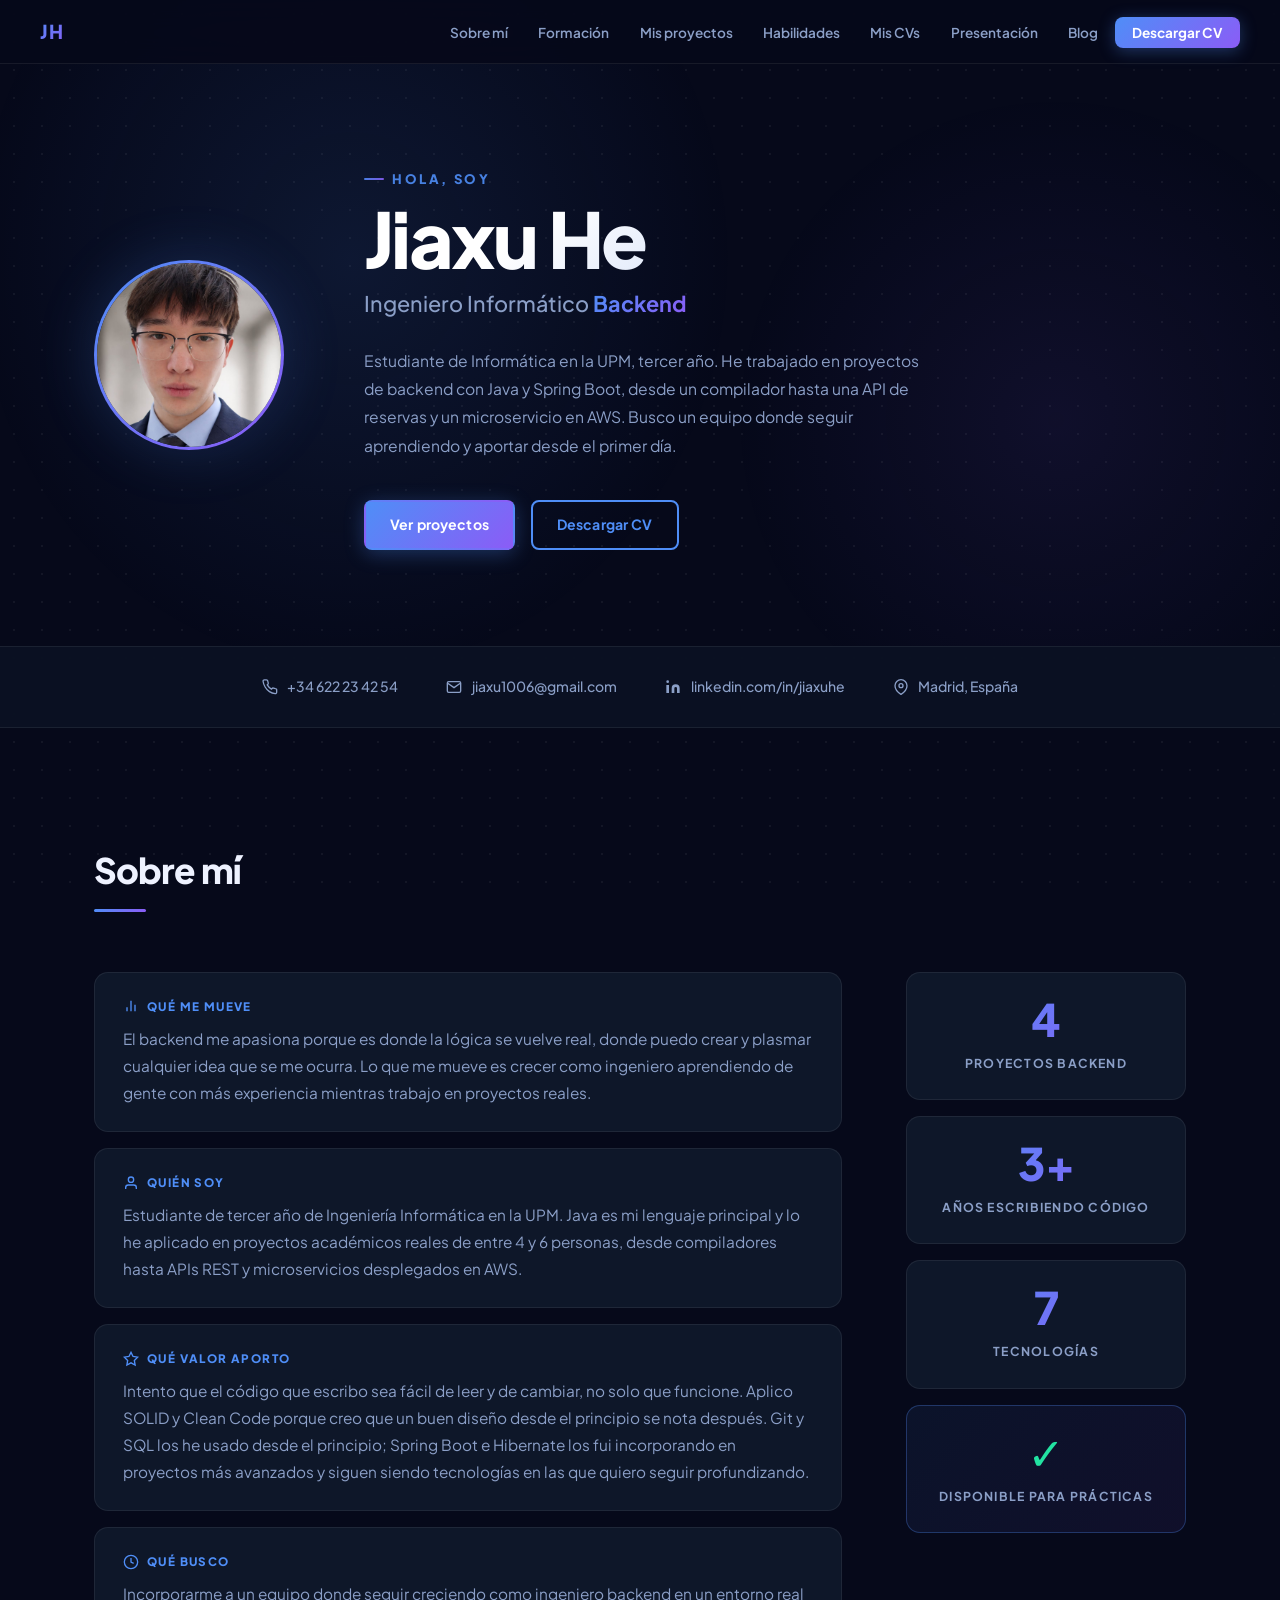
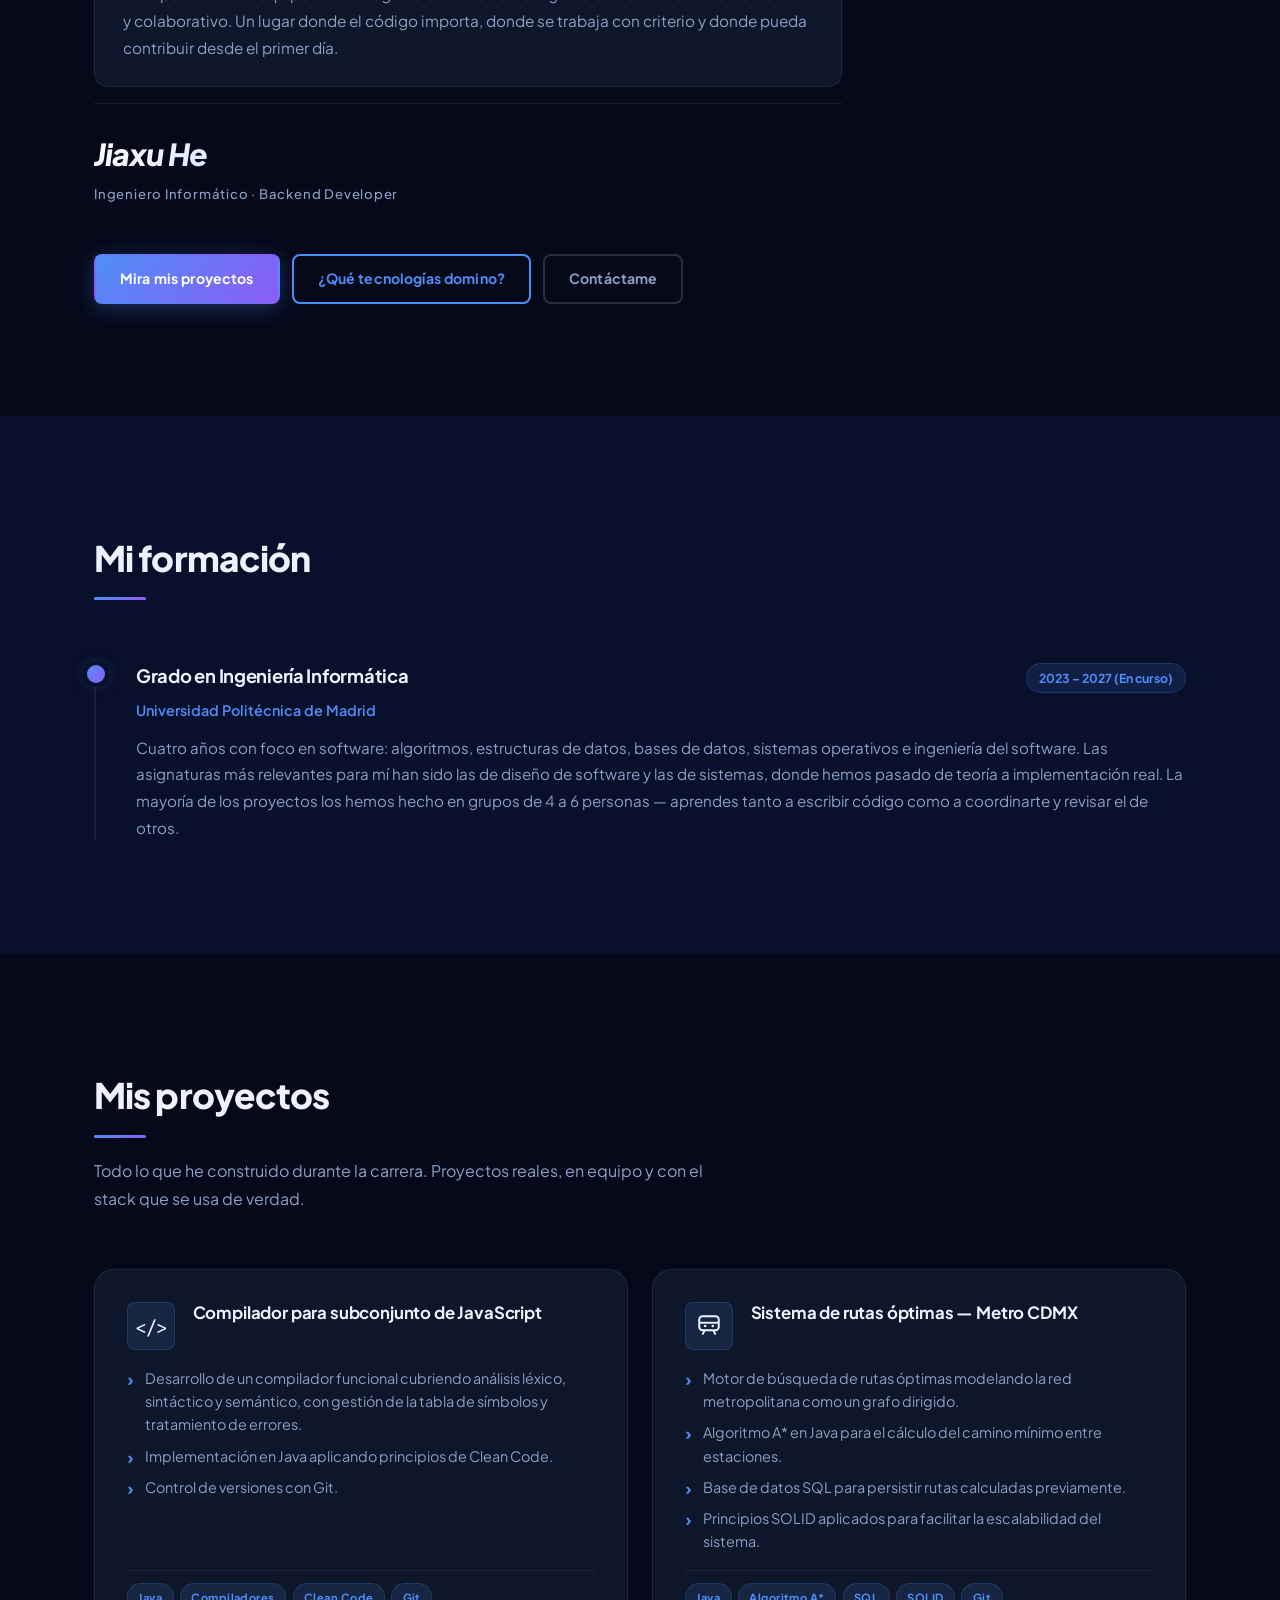
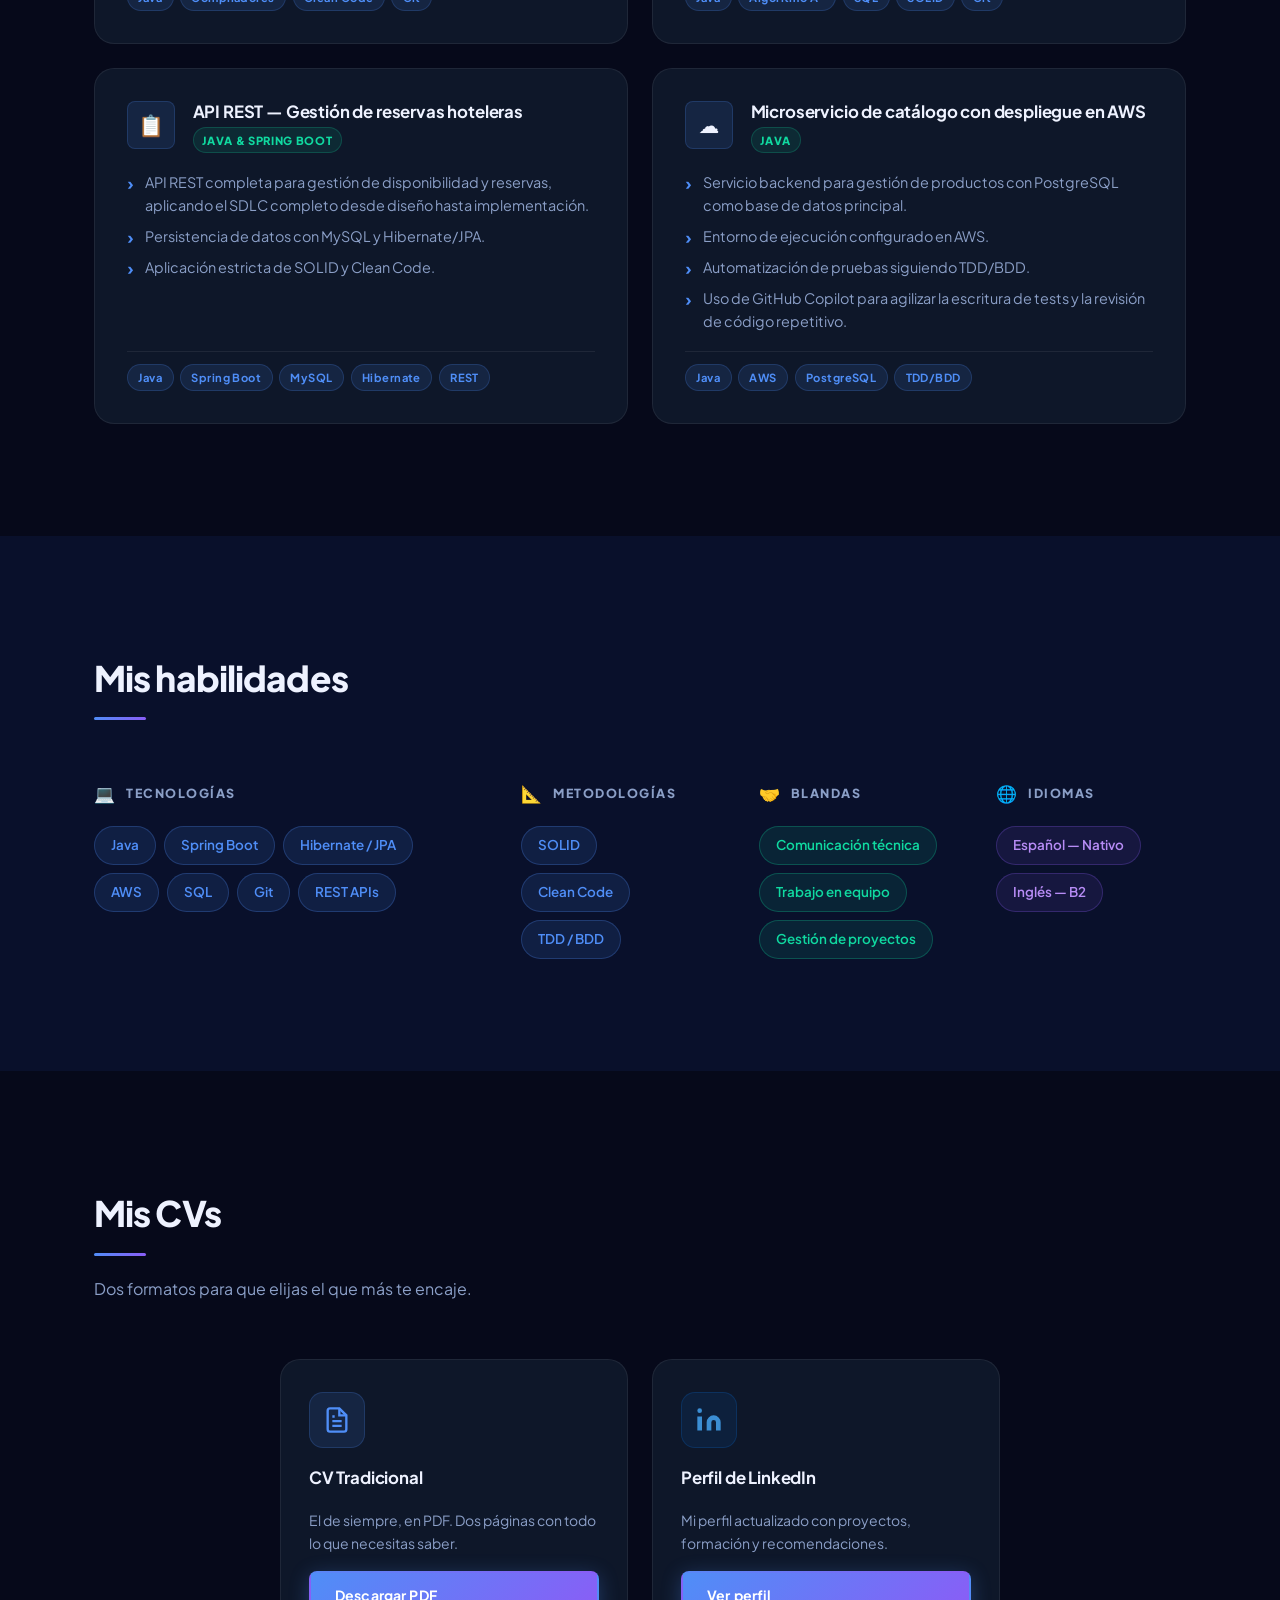
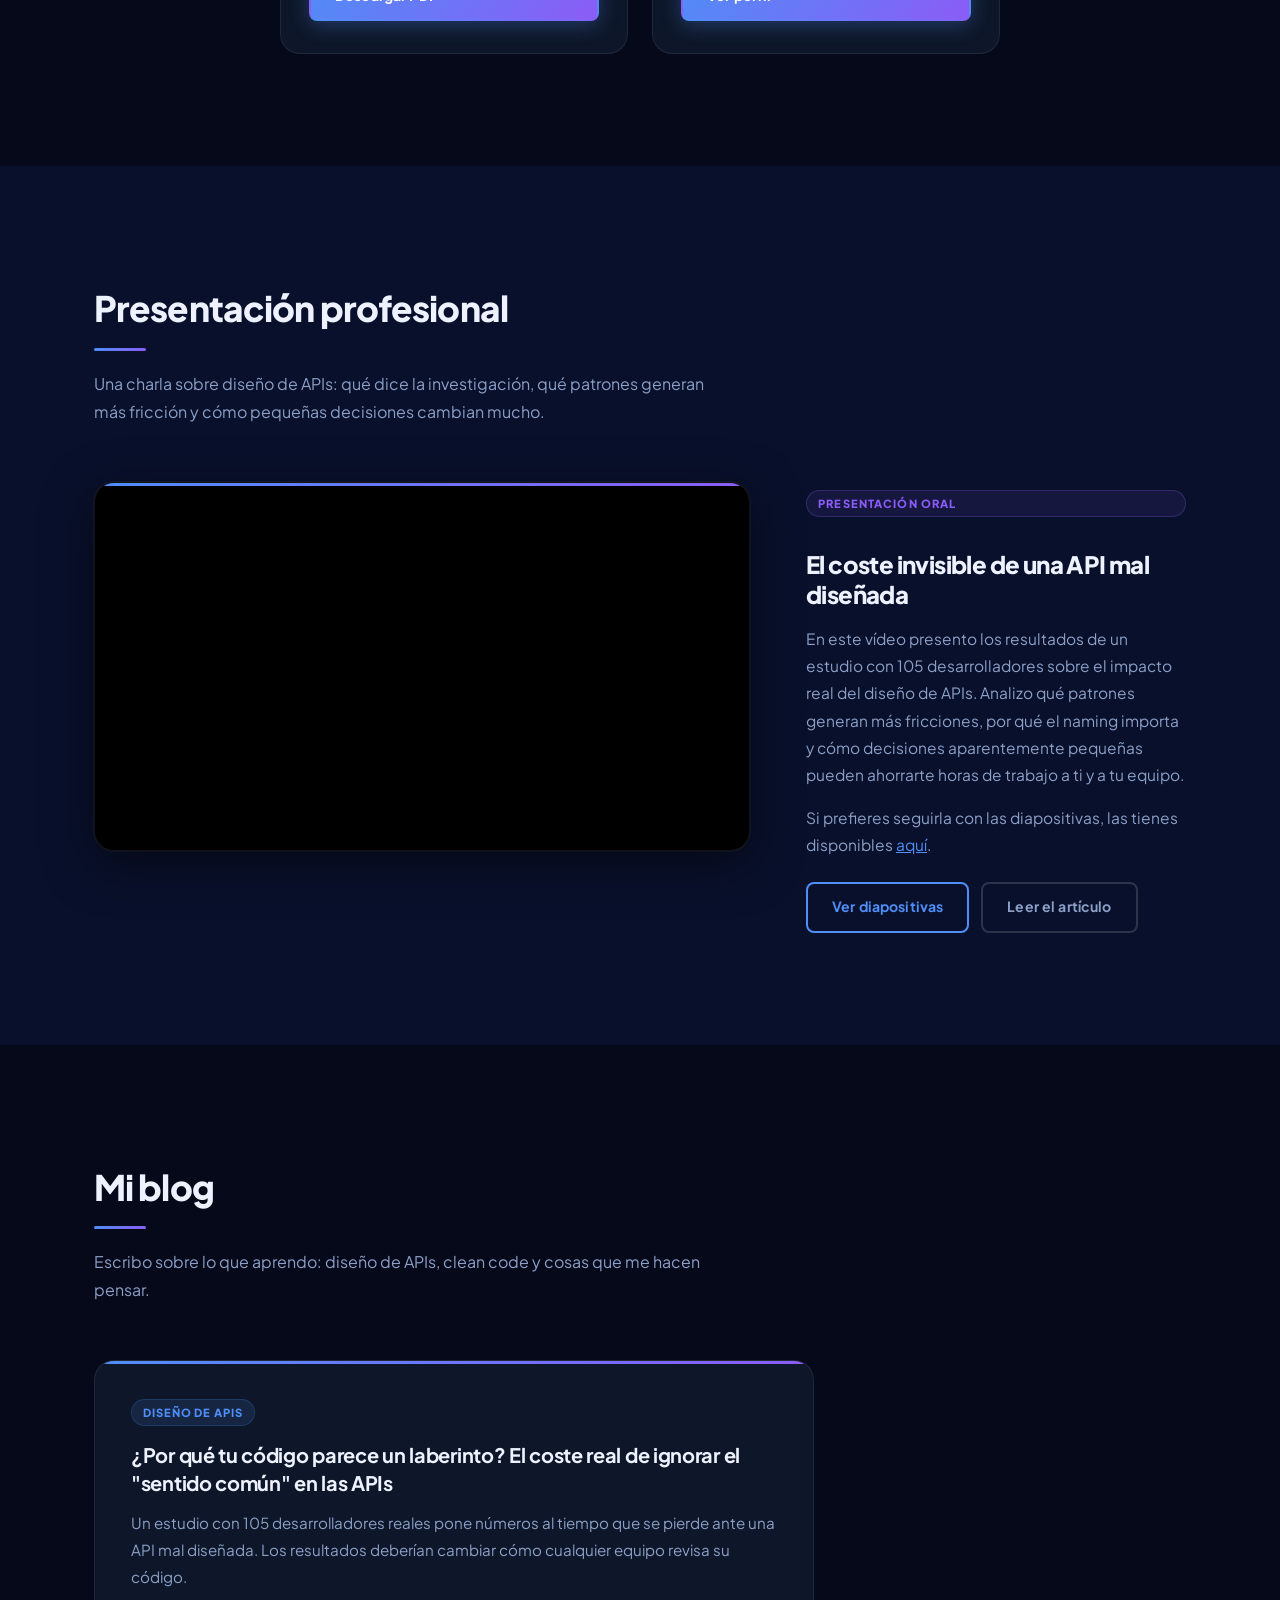
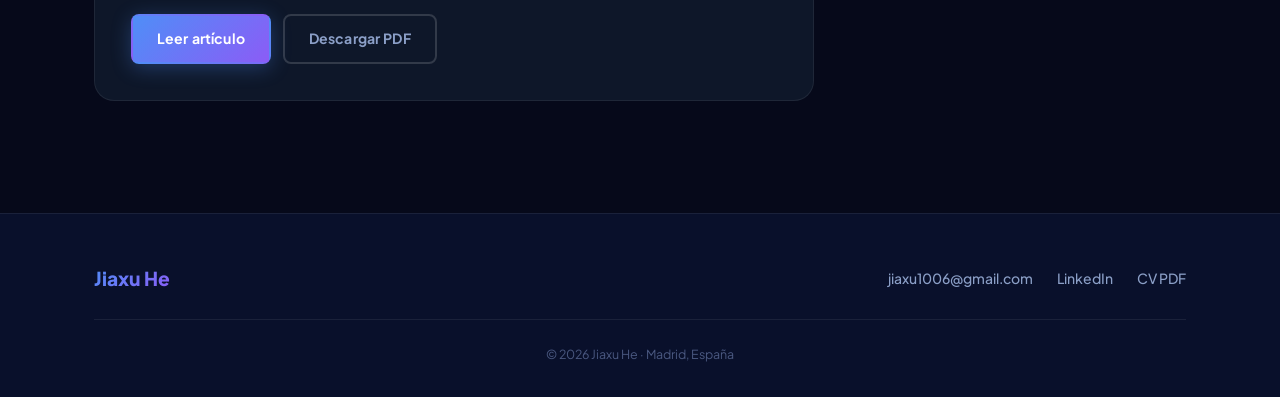
<file: index.html>
<!DOCTYPE html>
<html lang="es">
<head>
  <meta charset="UTF-8" />
  <meta name="viewport" content="width=device-width, initial-scale=1.0" />
  <title>Jiaxu He — Ingeniero Informático</title>
  <meta name="description" content="CV Web de Jiaxu He, estudiante de Ingeniería Informática en la UPM especializado en backend con Java y Spring Boot." />
  <link rel="icon" href="data:image/svg+xml,<svg xmlns='http://www.w3.org/2000/svg' viewBox='0 0 100 100'><rect width='100' height='100' rx='22' fill='%234f8ef7'/><text x='50' y='68' font-family='sans-serif' font-size='48' font-weight='900' fill='white' text-anchor='middle'>JH</text></svg>" />
  <link rel="stylesheet" href="css/style.css" />
  <link rel="preconnect" href="https://fonts.googleapis.com" />
  <link rel="preconnect" href="https://fonts.gstatic.com" crossorigin />
  <link
    href="https://fonts.googleapis.com/css2?family=Plus+Jakarta+Sans:ital,wght@0,300;0,400;0,500;0,600;0,700;0,800;1,700&display=swap"
    rel="stylesheet"
  />
</head>
<body>

  <!-- ═══════════════════════════════════════
       NAVBAR
  ═══════════════════════════════════════ -->
  <nav class="navbar" id="navbar">
    <a href="#inicio" class="nav-logo">JH</a>
    <button class="nav-toggle" aria-label="Abrir menú">&#9776;</button>
    <ul class="nav-links">
      <li><a href="#presentacion">Sobre mí</a></li>
      <li><a href="#formacion">Formación</a></li>
      <li><a href="#proyectos">Mis proyectos</a></li>
      <li><a href="#habilidades">Habilidades</a></li>
      <li><a href="#cv-recursos">Mis CVs</a></li>
      <li><a href="#presentacion-pro">Presentación</a></li>
      <li><a href="blog.html">Blog</a></li>
      <li>
        <a href="resources/JiaxuHe_CVTradicional.pdf" class="nav-cta" download>
          Descargar CV
        </a>
      </li>
    </ul>
  </nav>

  <!-- ═══════════════════════════════════════
       HERO
  ═══════════════════════════════════════ -->
  <header class="hero" id="inicio">
    <div class="hero-inner">

      <div class="hero-photo">
        <img src="resources/perfillnkd.png" alt="Jiaxu He" class="hero-photo-img" />
      </div>

      <div class="hero-text">
        <p class="hero-eyebrow">Hola, soy</p>
        <h1 class="hero-name">Jiaxu He</h1>
        <h2 class="hero-title">Ingeniero Informático <span class="accent">Backend</span></h2>
        <p class="hero-bio">
          Estudiante de Informática en la UPM, tercer año. He trabajado en proyectos de
          backend con Java y Spring Boot, desde un compilador hasta una API de reservas
          y un microservicio en AWS. Busco un equipo donde seguir aprendiendo y aportar
          desde el primer día.
        </p>
        <div class="hero-actions">
          <a href="#proyectos" class="btn btn-primary">Ver proyectos</a>
          <a href="resources/JiaxuHe_CVTradicional.pdf" class="btn btn-outline" download>
            Descargar CV
          </a>
        </div>
      </div>

    </div>
  </header>

  <!-- ═══════════════════════════════════════
       BARRA DE CONTACTO
  ═══════════════════════════════════════ -->
  <div class="contact-bar">
    <div class="container">
      <div class="contact-items">

        <a href="tel:+34622234254" class="contact-item">
          <svg class="icon" viewBox="0 0 24 24" fill="none" stroke="currentColor" stroke-width="2">
            <path d="M22 16.92v3a2 2 0 0 1-2.18 2 19.79 19.79 0 0 1-8.63-3.07A19.5 19.5 0 0 1 4.69 12 19.79 19.79 0 0 1 1.61 3.4 2 2 0 0 1 3.6 1.22h3a2 2 0 0 1 2 1.72 12.84 12.84 0 0 0 .7 2.81 2 2 0 0 1-.45 2.11L7.91 8.81a16 16 0 0 0 6.28 6.28l.96-.96a2 2 0 0 1 2.11-.45 12.84 12.84 0 0 0 2.81.7A2 2 0 0 1 22 16.92z"/>
          </svg>
          +34 622 23 42 54
        </a>

        <a href="mailto:jiaxu1006@gmail.com" class="contact-item">
          <svg class="icon" viewBox="0 0 24 24" fill="none" stroke="currentColor" stroke-width="2">
            <path d="M4 4h16c1.1 0 2 .9 2 2v12c0 1.1-.9 2-2 2H4c-1.1 0-2-.9-2-2V6c0-1.1.9-2 2-2z"/>
            <polyline points="22,6 12,13 2,6"/>
          </svg>
          jiaxu1006@gmail.com
        </a>

        <a href="https://www.linkedin.com/in/jiaxuhe" target="_blank" rel="noopener" class="contact-item">
          <svg class="icon" viewBox="0 0 24 24" fill="currentColor">
            <path d="M16 8a6 6 0 0 1 6 6v7h-4v-7a2 2 0 0 0-2-2 2 2 0 0 0-2 2v7h-4v-7a6 6 0 0 1 6-6z"/>
            <rect x="2" y="9" width="4" height="12"/>
            <circle cx="4" cy="4" r="2"/>
          </svg>
          linkedin.com/in/jiaxuhe
        </a>

        <span class="contact-item">
          <svg class="icon" viewBox="0 0 24 24" fill="none" stroke="currentColor" stroke-width="2">
            <path d="M21 10c0 7-9 13-9 13s-9-6-9-13a9 9 0 0 1 18 0z"/>
            <circle cx="12" cy="10" r="3"/>
          </svg>
          Madrid, España
        </span>

      </div>
    </div>
  </div>

  <!-- ═══════════════════════════════════════
       PRESENTACIÓN
  ═══════════════════════════════════════ -->
  <section class="section" id="presentacion">
    <div class="container">
      <h2 class="section-title">Sobre mí</h2>

      <div class="pres-grid">

        <!-- Columna izquierda: bloques de contenido -->
        <div class="pres-blocks">

          <div class="pres-block">
            <span class="pres-block-label">
              <svg class="icon" viewBox="0 0 24 24" fill="none" stroke="currentColor" stroke-width="2">
                <path d="M18 20V10M12 20V4M6 20v-6"/>
              </svg>
              Qué me mueve
            </span>
            <p>
              El backend me apasiona porque es donde la lógica se vuelve real,
              donde puedo crear y plasmar cualquier idea que se me ocurra. Lo que
              me mueve es crecer como ingeniero aprendiendo de gente con más
              experiencia mientras trabajo en proyectos reales.
            </p>
          </div>

          <div class="pres-block">
            <span class="pres-block-label">
              <svg class="icon" viewBox="0 0 24 24" fill="none" stroke="currentColor" stroke-width="2">
                <path d="M20 21v-2a4 4 0 0 0-4-4H8a4 4 0 0 0-4 4v2"/>
                <circle cx="12" cy="7" r="4"/>
              </svg>
              Quién soy
            </span>
            <p>
              Estudiante de tercer año de Ingeniería Informática en la UPM.
              Java es mi lenguaje principal y lo he aplicado en proyectos académicos
              reales de entre 4 y 6 personas, desde compiladores hasta APIs REST
              y microservicios desplegados en AWS.
            </p>
          </div>

          <div class="pres-block">
            <span class="pres-block-label">
              <svg class="icon" viewBox="0 0 24 24" fill="none" stroke="currentColor" stroke-width="2">
                <polygon points="12 2 15.09 8.26 22 9.27 17 14.14 18.18 21.02 12 17.77 5.82 21.02 7 14.14 2 9.27 8.91 8.26 12 2"/>
              </svg>
              Qué valor aporto
            </span>
            <p>
              Intento que el código que escribo sea fácil de leer y de cambiar,
              no solo que funcione. Aplico SOLID y Clean Code porque creo que un
              buen diseño desde el principio se nota después. Git y SQL los he
              usado desde el principio; Spring Boot e Hibernate los fui
              incorporando en proyectos más avanzados y siguen siendo tecnologías
              en las que quiero seguir profundizando.
            </p>
          </div>

          <div class="pres-block">
            <span class="pres-block-label">
              <svg class="icon" viewBox="0 0 24 24" fill="none" stroke="currentColor" stroke-width="2">
                <circle cx="12" cy="12" r="10"/>
                <polyline points="12 6 12 12 16 14"/>
              </svg>
              Qué busco
            </span>
            <p>
              Incorporarme a un equipo donde seguir creciendo como ingeniero
              backend en un entorno real y colaborativo. Un lugar donde el código
              importa, donde se trabaja con criterio y donde pueda contribuir
              desde el primer día.
            </p>
          </div>

          <!-- Firma digital -->
          <div class="pres-signature">
            <span class="signature-name">Jiaxu He</span>
            <span class="signature-role">Ingeniero Informático · Backend Developer</span>
          </div>

          <!-- CTAs internos -->
          <div class="pres-ctas">
            <a href="#proyectos" class="btn btn-primary">Mira mis proyectos</a>
            <a href="#habilidades" class="btn btn-outline">¿Qué tecnologías domino?</a>
            <a href="mailto:jiaxu1006@gmail.com" class="btn btn-ghost">Contáctame</a>
          </div>

        </div>

        <!-- Columna derecha: estadísticas -->
        <div class="pres-stats">
          <div class="stat-card">
            <span class="stat-number">4</span>
            <span class="stat-label">Proyectos backend</span>
          </div>
          <div class="stat-card">
            <span class="stat-number">3+</span>
            <span class="stat-label">Años escribiendo código</span>
          </div>
          <div class="stat-card">
            <span class="stat-number">7</span>
            <span class="stat-label">Tecnologías</span>
          </div>
          <div class="stat-card stat-card--accent">
            <span class="stat-number">&#x2713;</span>
            <span class="stat-label">Disponible para prácticas</span>
          </div>
        </div>

      </div>
    </div>
  </section>

  <!-- ═══════════════════════════════════════
       FORMACIÓN
  ═══════════════════════════════════════ -->
  <section class="section section-alt" id="formacion">
    <div class="container">
      <h2 class="section-title">Mi formación</h2>

      <div class="timeline">
        <div class="timeline-item">
          <div class="timeline-dot"></div>
          <div class="timeline-content">
            <div class="timeline-header">
              <h3>Grado en Ingeniería Informática</h3>
              <span class="timeline-date">2023 – 2027 (En curso)</span>
            </div>
            <p class="timeline-institution">Universidad Politécnica de Madrid</p>
            <p class="timeline-desc">
              Cuatro años con foco en software: algoritmos, estructuras de datos, bases de datos,
              sistemas operativos e ingeniería del software. Las asignaturas más relevantes para
              mí han sido las de diseño de software y las de sistemas, donde hemos pasado de
              teoría a implementación real. La mayoría de los proyectos los hemos hecho en grupos
              de 4 a 6 personas — aprendes tanto a escribir código como a coordinarte y revisar
              el de otros.
            </p>
          </div>
        </div>
      </div>

    </div>
  </section>

  <!-- ═══════════════════════════════════════
       PROYECTOS
  ═══════════════════════════════════════ -->
  <section class="section" id="proyectos">
    <div class="container">
      <h2 class="section-title">Mis proyectos</h2>
      <p class="section-subtitle">
        Todo lo que he construido durante la carrera. Proyectos reales, en equipo y con el stack que se usa de verdad.
      </p>

      <div class="projects-grid">

        <!-- Proyecto 1 -->
        <article class="project-card">
          <div class="project-header">
            <div class="project-icon">&#x3c;/&#x3e;</div>
            <div class="project-meta">
              <h3>Compilador para subconjunto de JavaScript</h3>
            </div>
          </div>
          <ul class="project-bullets">
            <li>
              Desarrollo de un compilador funcional cubriendo análisis léxico, sintáctico y semántico,
              con gestión de la tabla de símbolos y tratamiento de errores.
            </li>
            <li>Implementación en Java aplicando principios de Clean Code.</li>
            <li>Control de versiones con Git.</li>
          </ul>
          <div class="project-tags">
            <span class="tag">Java</span>
            <span class="tag">Compiladores</span>
            <span class="tag">Clean Code</span>
            <span class="tag">Git</span>
          </div>
        </article>

        <!-- Proyecto 2 -->
        <article class="project-card">
          <div class="project-header">
            <div class="project-icon">
              <svg viewBox="0 0 24 24" fill="none" stroke="currentColor" stroke-width="1.8" width="26" height="26">
                <rect x="3" y="3" width="18" height="13" rx="3"/>
                <path d="M3 9h18"/>
                <path d="M8 16l-2 4M16 16l2 4"/>
                <circle cx="8.5" cy="12" r="1.2" fill="currentColor" stroke="none"/>
                <circle cx="15.5" cy="12" r="1.2" fill="currentColor" stroke="none"/>
              </svg>
            </div>
            <div class="project-meta">
              <h3>Sistema de rutas óptimas — Metro CDMX</h3>
            </div>
          </div>
          <ul class="project-bullets">
            <li>
              Motor de búsqueda de rutas óptimas modelando la red metropolitana como un grafo dirigido.
            </li>
            <li>Algoritmo A* en Java para el cálculo del camino mínimo entre estaciones.</li>
            <li>Base de datos SQL para persistir rutas calculadas previamente.</li>
            <li>Principios SOLID aplicados para facilitar la escalabilidad del sistema.</li>
          </ul>
          <div class="project-tags">
            <span class="tag">Java</span>
            <span class="tag">Algoritmo A*</span>
            <span class="tag">SQL</span>
            <span class="tag">SOLID</span>
            <span class="tag">Git</span>
          </div>
        </article>

        <!-- Proyecto 3 -->
        <article class="project-card">
          <div class="project-header">
            <div class="project-icon">&#x1f4cb;</div>
            <div class="project-meta">
              <h3>API REST — Gestión de reservas hoteleras</h3>
              <span class="project-tech-badge">Java &amp; Spring Boot</span>
            </div>
          </div>
          <ul class="project-bullets">
            <li>
              API REST completa para gestión de disponibilidad y reservas, aplicando el SDLC completo
              desde diseño hasta implementación.
            </li>
            <li>Persistencia de datos con MySQL y Hibernate/JPA.</li>
            <li>Aplicación estricta de SOLID y Clean Code.</li>
          </ul>
          <div class="project-tags">
            <span class="tag">Java</span>
            <span class="tag">Spring Boot</span>
            <span class="tag">MySQL</span>
            <span class="tag">Hibernate</span>
            <span class="tag">REST</span>
          </div>
        </article>

        <!-- Proyecto 4 -->
        <article class="project-card">
          <div class="project-header">
            <div class="project-icon">&#x2601;</div>
            <div class="project-meta">
              <h3>Microservicio de catálogo con despliegue en AWS</h3>
              <span class="project-tech-badge">Java</span>
            </div>
          </div>
          <ul class="project-bullets">
            <li>
              Servicio backend para gestión de productos con PostgreSQL como base de datos principal.
            </li>
            <li>Entorno de ejecución configurado en AWS.</li>
            <li>Automatización de pruebas siguiendo TDD/BDD.</li>
            <li>Uso de GitHub Copilot para agilizar la escritura de tests y la revisión de código repetitivo.</li>
          </ul>
          <div class="project-tags">
            <span class="tag">Java</span>
            <span class="tag">AWS</span>
            <span class="tag">PostgreSQL</span>
            <span class="tag">TDD/BDD</span>
          </div>
        </article>

      </div>
    </div>
  </section>

  <!-- ═══════════════════════════════════════
       HABILIDADES
  ═══════════════════════════════════════ -->
  <section class="section section-alt" id="habilidades">
    <div class="container">
      <h2 class="section-title">Mis habilidades</h2>

      <div class="skills-layout">

        <div class="skills-group">
          <h3 class="skills-group-title">
            <span class="skills-group-icon">&#x1f4bb;</span> Tecnologías
          </h3>
          <div class="skill-pills">
            <span class="pill pill-tech">Java</span>
            <span class="pill pill-tech">Spring Boot</span>
            <span class="pill pill-tech">Hibernate / JPA</span>
            <span class="pill pill-tech">AWS</span>
            <span class="pill pill-tech">SQL</span>
            <span class="pill pill-tech">Git</span>
            <span class="pill pill-tech">REST APIs</span>
          </div>
        </div>

        <div class="skills-group">
          <h3 class="skills-group-title">
            <span class="skills-group-icon">&#x1f4d0;</span> Metodologías
          </h3>
          <div class="skill-pills">
            <span class="pill pill-tech">SOLID</span>
            <span class="pill pill-tech">Clean Code</span>
            <span class="pill pill-tech">TDD / BDD</span>
          </div>
        </div>

        <div class="skills-group">
          <h3 class="skills-group-title">
            <span class="skills-group-icon">&#x1f91d;</span> Blandas
          </h3>
          <div class="skill-pills">
            <span class="pill pill-soft">Comunicación técnica</span>
            <span class="pill pill-soft">Trabajo en equipo</span>
            <span class="pill pill-soft">Gestión de proyectos</span>
          </div>
        </div>

        <div class="skills-group">
          <h3 class="skills-group-title">
            <span class="skills-group-icon">&#x1f310;</span> Idiomas
          </h3>
          <div class="skill-pills">
            <span class="pill pill-lang">Español — Nativo</span>
            <span class="pill pill-lang">Inglés — B2</span>
          </div>
        </div>

      </div>
    </div>
  </section>

  <!-- ═══════════════════════════════════════
       CV & RECURSOS
  ═══════════════════════════════════════ -->
  <section class="section" id="cv-recursos">
    <div class="container">
      <h2 class="section-title">Mis CVs</h2>
      <p class="section-subtitle">
        Dos formatos para que elijas el que más te encaje.
      </p>

      <div class="cv-resources-grid cv-resources-grid--two">

        <!-- CV Tradicional -->
        <div class="cv-resource-card">
          <div class="cv-resource-icon cv-resource-icon--blue">
            <svg viewBox="0 0 24 24" fill="none" stroke="currentColor" stroke-width="2">
              <path d="M14 2H6a2 2 0 0 0-2 2v16a2 2 0 0 0 2 2h12a2 2 0 0 0 2-2V8z"/>
              <polyline points="14 2 14 8 20 8"/>
              <line x1="16" y1="13" x2="8" y2="13"/>
              <line x1="16" y1="17" x2="8" y2="17"/>
              <polyline points="10 9 9 9 8 9"/>
            </svg>
          </div>
          <h3>CV Tradicional</h3>
          <p>El de siempre, en PDF. Dos páginas con todo lo que necesitas saber.</p>
          <a href="resources/JiaxuHe_CVTradicional.pdf" class="btn btn-primary" download>
            Descargar PDF
          </a>
        </div>

        <!-- LinkedIn -->
        <div class="cv-resource-card">
          <div class="cv-resource-icon cv-resource-icon--linkedin">
            <svg viewBox="0 0 24 24" fill="currentColor" width="28" height="28">
              <path d="M16 8a6 6 0 0 1 6 6v7h-4v-7a2 2 0 0 0-2-2 2 2 0 0 0-2 2v7h-4v-7a6 6 0 0 1 6-6z"/>
              <rect x="2" y="9" width="4" height="12"/>
              <circle cx="4" cy="4" r="2"/>
            </svg>
          </div>
          <h3>Perfil de LinkedIn</h3>
          <p>Mi perfil actualizado con proyectos, formación y recomendaciones.</p>
          <a href="https://www.linkedin.com/in/jiaxuhe" class="btn btn-primary" target="_blank" rel="noopener">
            Ver perfil
          </a>
        </div>

      </div>
    </div>
  </section>

  <!-- ═══════════════════════════════════════
       PRESENTACIÓN PROFESIONAL
  ═══════════════════════════════════════ -->
  <section class="section section-alt" id="presentacion-pro">
    <div class="container">
      <h2 class="section-title">Presentación profesional</h2>
      <p class="section-subtitle">
        Una charla sobre diseño de APIs: qué dice la investigación, qué patrones generan
        más fricción y cómo pequeñas decisiones cambian mucho.
      </p>

      <div class="presenpro-layout">

        <div class="presenpro-video-wrap">
          <iframe
            class="presenpro-video"
            src="https://www.youtube.com/embed/01txFhcYCv8"
            title="El coste invisible de una API mal diseñada — Jiaxu He"
            frameborder="0"
            allow="accelerometer; autoplay; clipboard-write; encrypted-media; gyroscope; picture-in-picture"
            allowfullscreen>
          </iframe>
        </div>

        <div class="presenpro-info">
          <span class="presenpro-badge">Presentación oral</span>
          <h3>El coste invisible de una API mal diseñada</h3>
          <p>
            En este vídeo presento los resultados de un estudio con 105 desarrolladores
            sobre el impacto real del diseño de APIs. Analizo qué patrones generan más
            fricciones, por qué el naming importa y cómo decisiones aparentemente
            pequeñas pueden ahorrarte horas de trabajo a ti y a tu equipo.
          </p>
          <p>
            Si prefieres seguirla con las diapositivas, las tienes disponibles
            <a href="resources/El-coste-invisible-de-una-API-mal-disenada.pptx.pdf"
               target="_blank" rel="noopener" style="text-decoration:underline;">aquí</a>.
          </p>
          <div class="presenpro-actions">
            <a href="resources/El-coste-invisible-de-una-API-mal-disenada.pptx.pdf"
               class="btn btn-outline" target="_blank" rel="noopener">
              Ver diapositivas
            </a>
            <a href="blog.html" class="btn btn-ghost">
              Leer el artículo
            </a>
          </div>
        </div>

      </div>
    </div>
  </section>

  <!-- ═══════════════════════════════════════
       BLOG TEASER
  ═══════════════════════════════════════ -->
  <section class="section" id="blog-teaser">
    <div class="container">
      <h2 class="section-title">Mi blog</h2>
      <p class="section-subtitle">
        Escribo sobre lo que aprendo: diseño de APIs, clean code y cosas que me hacen pensar.
      </p>

      <div class="blog-preview-card">
        <span class="blog-tag">Diseño de APIs</span>
        <h3>
          ¿Por qué tu código parece un laberinto? El coste real de ignorar el
          "sentido común" en las APIs
        </h3>
        <p>
          Un estudio con 105 desarrolladores reales pone números al tiempo que se pierde
          ante una API mal diseñada. Los resultados deberían cambiar cómo cualquier equipo
          revisa su código.
        </p>
        <div class="blog-card-actions">
          <a href="blog.html" class="btn btn-primary">Leer artículo</a>
          <a href="resources/Entrada_de_blog_divulgativo.pdf" class="btn btn-ghost" target="_blank" rel="noopener">
            Descargar PDF
          </a>
        </div>
      </div>

    </div>
  </section>

  <!-- ═══════════════════════════════════════
       FOOTER
  ═══════════════════════════════════════ -->
  <footer class="footer">
    <div class="container">
      <div class="footer-content">
        <span class="footer-name">Jiaxu He</span>
        <div class="footer-links">
          <a href="mailto:jiaxu1006@gmail.com">jiaxu1006@gmail.com</a>
          <a href="https://www.linkedin.com/in/jiaxuhe" target="_blank" rel="noopener">LinkedIn</a>
          <a href="resources/JiaxuHe_CVTradicional.pdf" download>CV PDF</a>
        </div>
      </div>
      <p class="footer-copy">© 2026 Jiaxu He · Madrid, España</p>
    </div>
  </footer>

  <script>
    /* ── Navbar scroll shadow ── */
    const navbar = document.getElementById('navbar');
    window.addEventListener('scroll', () => {
      navbar.classList.toggle('scrolled', window.scrollY > 20);
    }, { passive: true });

    /* ── Mobile menu ── */
    const navToggle = document.querySelector('.nav-toggle');
    const navLinks  = document.querySelector('.nav-links');
    navToggle.addEventListener('click', () => navLinks.classList.toggle('open'));
    navLinks.querySelectorAll('a').forEach(a =>
      a.addEventListener('click', () => navLinks.classList.remove('open'))
    );

    /* ── Scroll reveal ── */
    const revealTargets = [
      '.section-title', '.section-subtitle',
      '.pres-block', '.stat-card',
      '.timeline-item',
      '.project-card',
      '.skills-group',
      '.cv-resource-card',
      '.presenpro-video-wrap', '.presenpro-info',
      '.blog-preview-card',
      '.contact-bar'
    ];

    const delayClasses = ['', 'reveal-d1', 'reveal-d2', 'reveal-d3', 'reveal-d4'];

    revealTargets.forEach(selector => {
      document.querySelectorAll(selector).forEach((el, i) => {
        el.classList.add('reveal');
        const dc = delayClasses[i % delayClasses.length];
        if (dc) el.classList.add(dc);
      });
    });

    const revealObserver = new IntersectionObserver((entries) => {
      entries.forEach(e => { if (e.isIntersecting) e.target.classList.add('visible'); });
    }, { threshold: 0.1 });

    document.querySelectorAll('.reveal').forEach(el => revealObserver.observe(el));

    /* ── Active nav link ── */
    const sections  = document.querySelectorAll('section[id], header[id]');
    const navAnchors = document.querySelectorAll('.nav-links a[href^="#"]');

    const sectionObserver = new IntersectionObserver((entries) => {
      entries.forEach(e => {
        if (e.isIntersecting) {
          const id = e.target.getAttribute('id');
          navAnchors.forEach(a =>
            a.classList.toggle('nav-active', a.getAttribute('href') === `#${id}`)
          );
        }
      });
    }, { threshold: 0.45 });

    sections.forEach(s => sectionObserver.observe(s));

    /* ── Counter animation ── */
    function animateCounter(el) {
      const raw    = el.textContent.trim();
      const digits = raw.replace(/\D/g, '');
      const suffix = raw.replace(/[0-9]/g, '');
      if (!digits) return;
      const end  = parseInt(digits, 10);
      const dur  = 900;
      const step = dur / end;
      let   cur  = 0;
      const timer = setInterval(() => {
        cur++;
        el.textContent = cur + suffix;
        if (cur >= end) clearInterval(timer);
      }, step);
    }

    const counterObserver = new IntersectionObserver((entries) => {
      entries.forEach(e => {
        if (e.isIntersecting) {
          animateCounter(e.target);
          counterObserver.unobserve(e.target);
        }
      });
    }, { threshold: 0.9 });

    document.querySelectorAll('.stat-number').forEach(el => counterObserver.observe(el));
  </script>
</body>
</html>
</file>
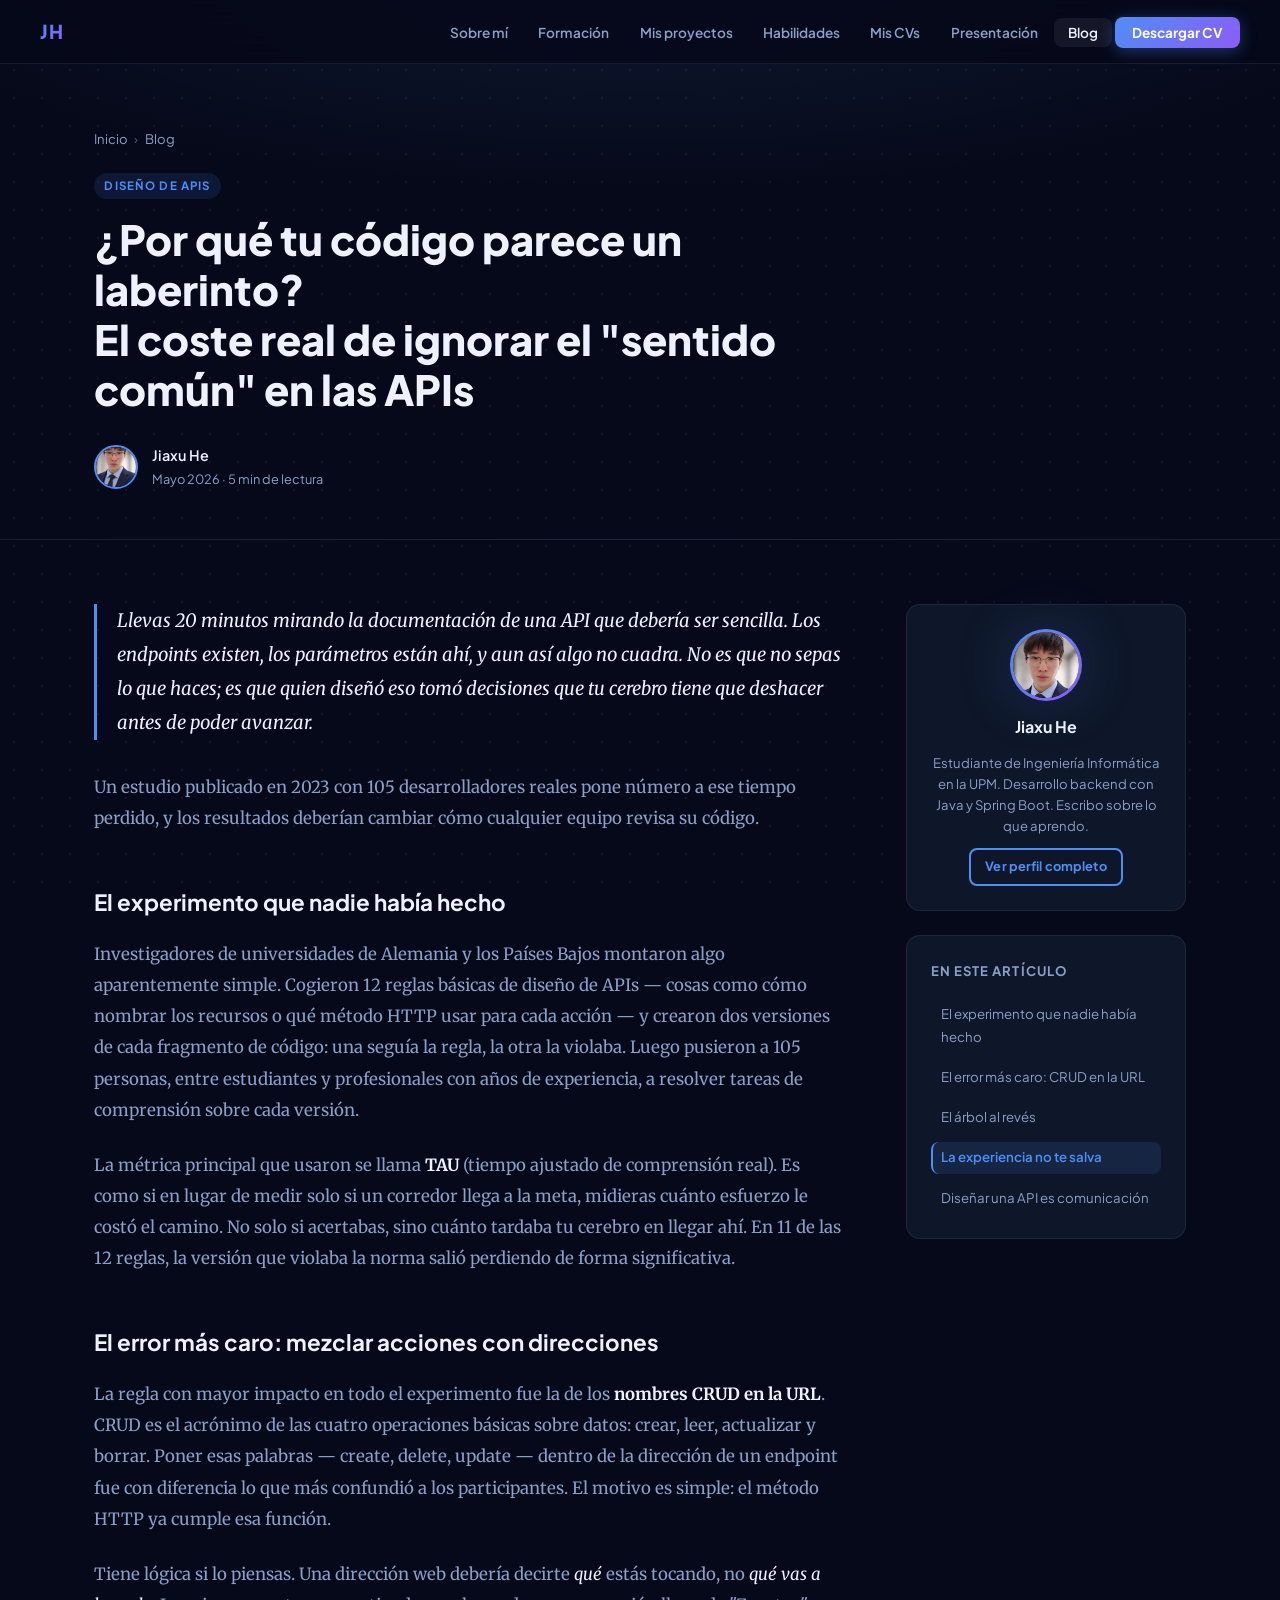
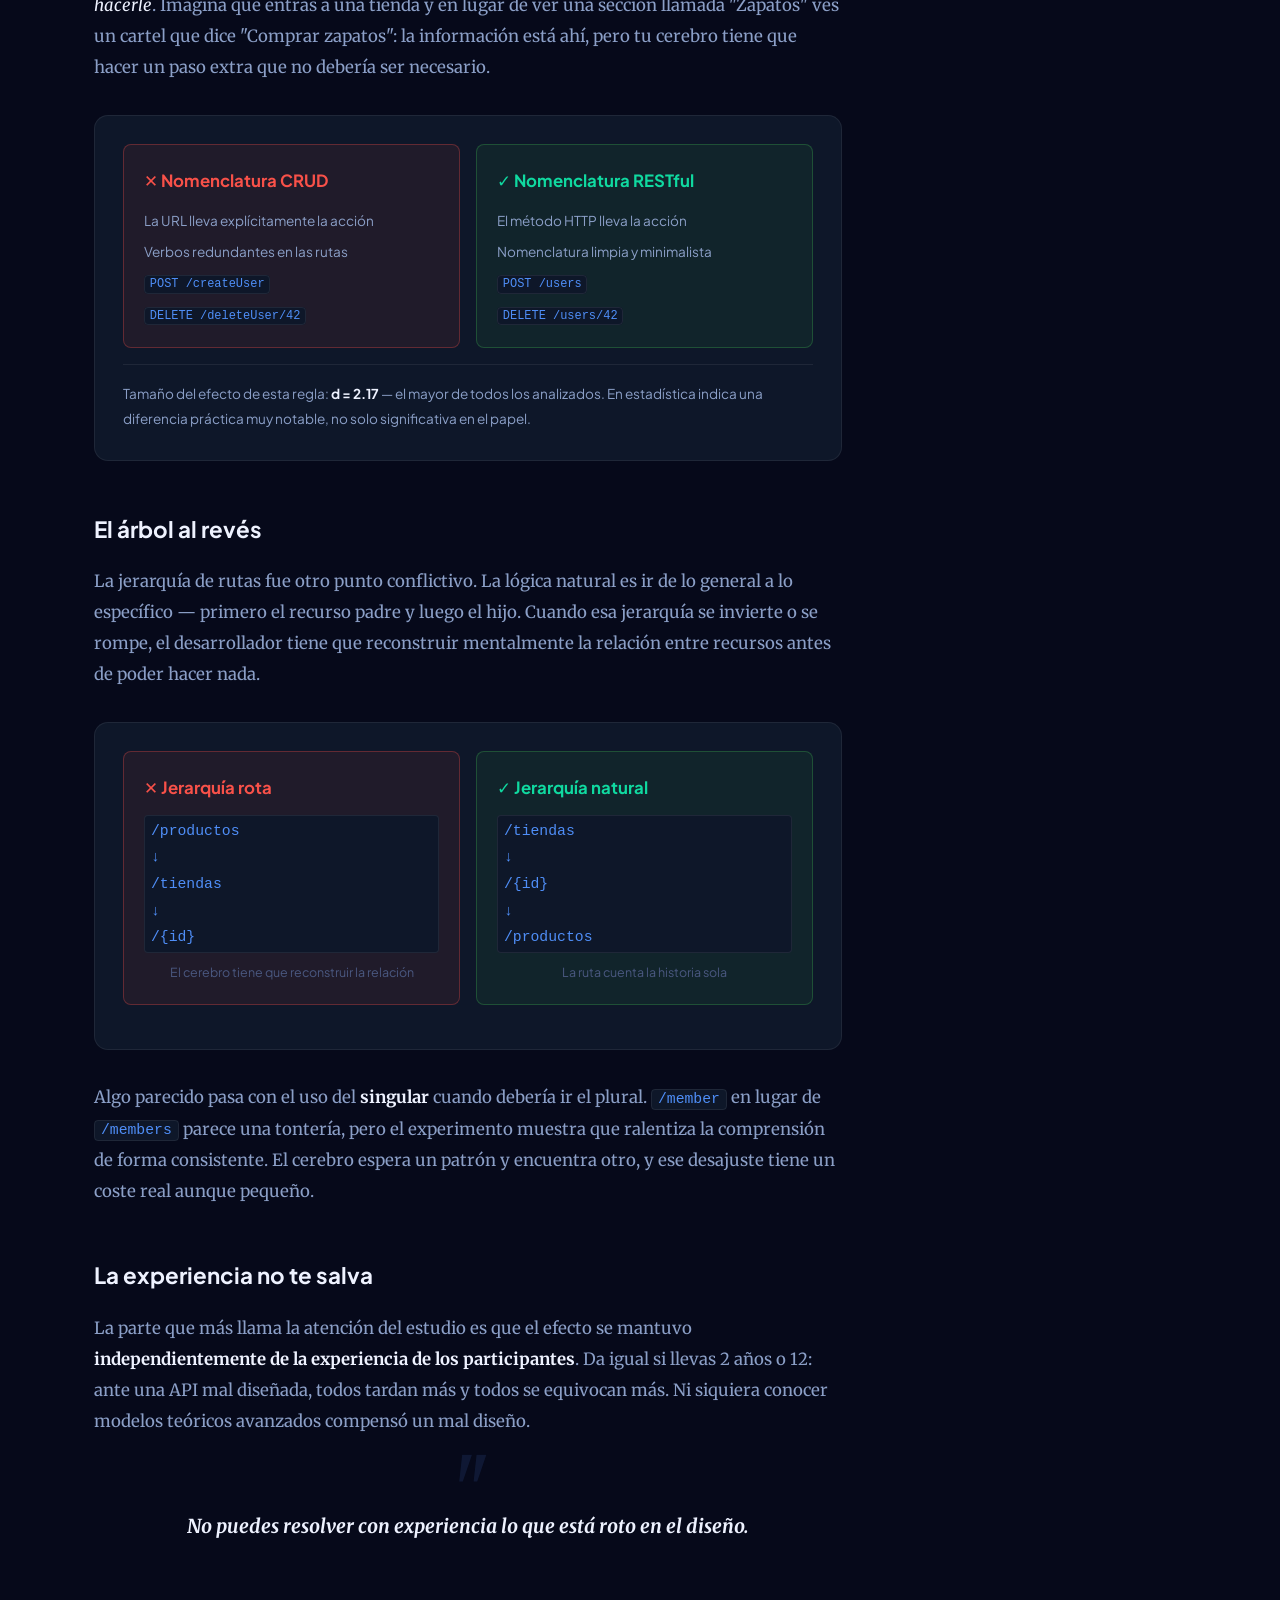
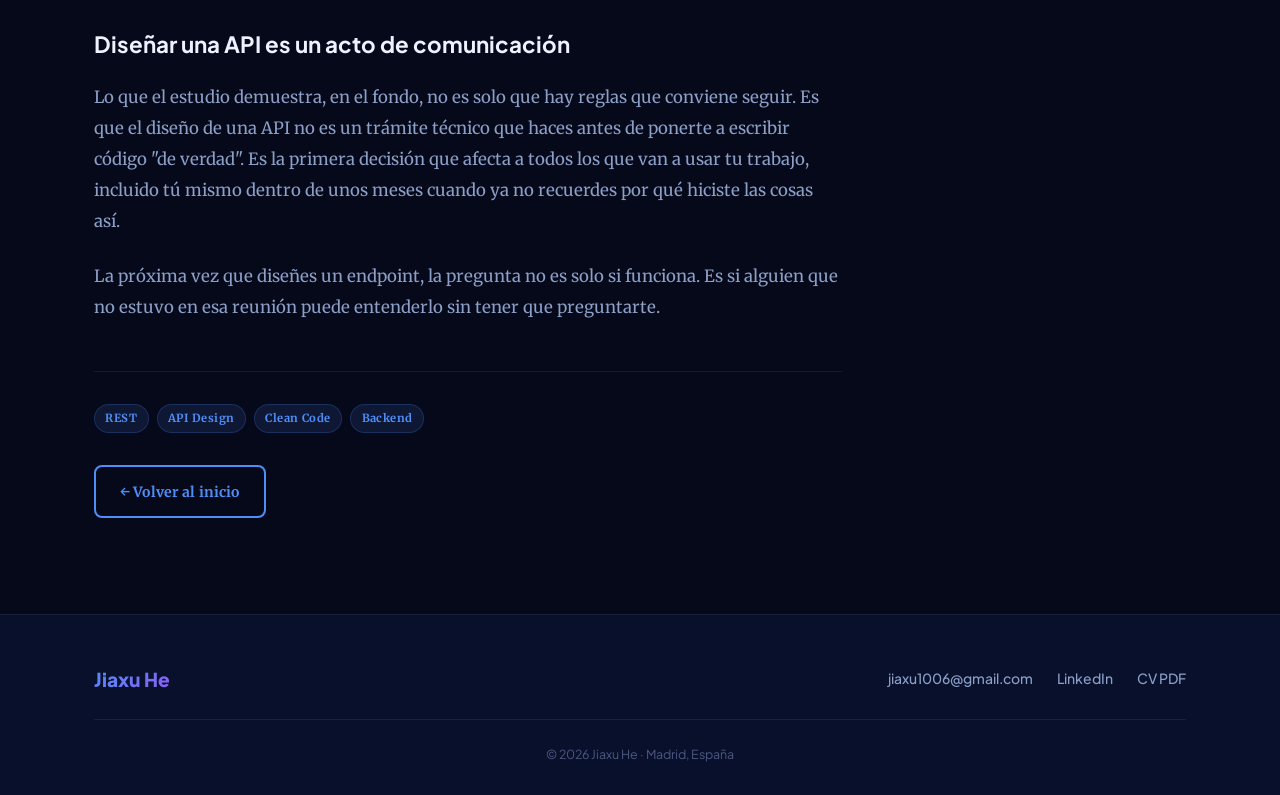
<file: blog.html>
<!DOCTYPE html>
<html lang="es">
<head>
  <meta charset="UTF-8" />
  <meta name="viewport" content="width=device-width, initial-scale=1.0" />
  <title>El coste invisible de una API mal diseñada — Jiaxu He</title>
  <meta name="description" content="Un estudio con 105 desarrolladores muestra el impacto real del diseño de APIs en la productividad. Por Jiaxu He." />
  <link rel="icon" href="data:image/svg+xml,<svg xmlns='http://www.w3.org/2000/svg' viewBox='0 0 100 100'><rect width='100' height='100' rx='22' fill='%234f8ef7'/><text x='50' y='68' font-family='sans-serif' font-size='48' font-weight='900' fill='white' text-anchor='middle'>JH</text></svg>" />
  <link rel="stylesheet" href="css/style.css" />
  <link rel="stylesheet" href="css/blog.css" />
  <link rel="preconnect" href="https://fonts.googleapis.com" />
  <link rel="preconnect" href="https://fonts.gstatic.com" crossorigin />
  <link
    href="https://fonts.googleapis.com/css2?family=Plus+Jakarta+Sans:ital,wght@0,300;0,400;0,500;0,600;0,700;0,800;1,700&family=Merriweather:ital,wght@0,400;0,700;1,400&display=swap"
    rel="stylesheet"
  />
</head>
<body class="blog-page">

  <!-- ═══════════════════════════════════════
       NAVBAR
  ═══════════════════════════════════════ -->
  <nav class="navbar" id="navbar">
    <a href="index.html" class="nav-logo">JH</a>
    <button class="nav-toggle" aria-label="Abrir menú">&#9776;</button>
    <ul class="nav-links">
      <li><a href="index.html#presentacion">Sobre mí</a></li>
      <li><a href="index.html#formacion">Formación</a></li>
      <li><a href="index.html#proyectos">Mis proyectos</a></li>
      <li><a href="index.html#habilidades">Habilidades</a></li>
      <li><a href="index.html#cv-recursos">Mis CVs</a></li>
      <li><a href="index.html#presentacion-pro">Presentación</a></li>
      <li><a href="blog.html" class="nav-active">Blog</a></li>
      <li>
        <a href="resources/JiaxuHe_CVTradicional.pdf" class="nav-cta" download>
          Descargar CV
        </a>
      </li>
    </ul>
  </nav>

  <!-- ═══════════════════════════════════════
       BLOG HEADER
  ═══════════════════════════════════════ -->
  <header class="blog-header">
    <div class="container">
      <nav class="breadcrumb" aria-label="Ruta de navegación">
        <a href="index.html">Inicio</a>
        <span class="breadcrumb-sep">›</span>
        <span>Blog</span>
      </nav>
      <span class="blog-category-badge">Diseño de APIs</span>
      <h1 class="blog-title">
        ¿Por qué tu código parece un laberinto?<br />
        El coste real de ignorar el "sentido común" en las APIs
      </h1>
      <div class="blog-meta">
        <img class="blog-author-avatar" src="resources/perfillnkd.png" alt="Jiaxu He" />
        <div class="blog-meta-text">
          <span class="blog-author-name">Jiaxu He</span>
          <span class="blog-date">Mayo 2026 · 5 min de lectura</span>
        </div>
      </div>
    </div>
  </header>

  <!-- ═══════════════════════════════════════
       ARTÍCULO
  ═══════════════════════════════════════ -->
  <main class="blog-main">
    <div class="container">
      <div class="blog-layout">

        <!-- Contenido -->
        <article class="blog-article">

          <p class="blog-lead">
            Llevas 20 minutos mirando la documentación de una API que debería ser sencilla. Los
            endpoints existen, los parámetros están ahí, y aun así algo no cuadra. No es que no
            sepas lo que haces; es que quien diseñó eso tomó decisiones que tu cerebro tiene que
            deshacer antes de poder avanzar.
          </p>

          <p>
            Un estudio publicado en 2023 con 105 desarrolladores reales pone número a ese tiempo
            perdido, y los resultados deberían cambiar cómo cualquier equipo revisa su código.
          </p>

          <!-- ───── Sección 1 ───── -->
          <h2 id="experimento">El experimento que nadie había hecho</h2>

          <p>
            Investigadores de universidades de Alemania y los Países Bajos montaron algo
            aparentemente simple. Cogieron 12 reglas básicas de diseño de APIs — cosas como cómo
            nombrar los recursos o qué método HTTP usar para cada acción — y crearon dos versiones
            de cada fragmento de código: una seguía la regla, la otra la violaba. Luego pusieron a
            105 personas, entre estudiantes y profesionales con años de experiencia, a resolver
            tareas de comprensión sobre cada versión.
          </p>

          <p>
            La métrica principal que usaron se llama <strong>TAU</strong> (tiempo ajustado de
            comprensión real). Es como si en lugar de medir solo si un corredor llega a la meta,
            midieras cuánto esfuerzo le costó el camino. No solo si acertabas, sino cuánto tardaba
            tu cerebro en llegar ahí. En 11 de las 12 reglas, la versión que violaba la norma salió
            perdiendo de forma significativa.
          </p>

          <!-- ───── Sección 2 ───── -->
          <h2 id="error-crud">El error más caro: mezclar acciones con direcciones</h2>

          <p>
            La regla con mayor impacto en todo el experimento fue la de los
            <strong>nombres CRUD en la URL</strong>. CRUD es el acrónimo de las cuatro operaciones
            básicas sobre datos: crear, leer, actualizar y borrar. Poner esas palabras — create,
            delete, update — dentro de la dirección de un endpoint fue con diferencia lo que más
            confundió a los participantes. El motivo es simple: el método HTTP ya cumple esa
            función.
          </p>

          <p>
            Tiene lógica si lo piensas. Una dirección web debería decirte <em>qué</em> estás
            tocando, no <em>qué vas a hacerle</em>. Imagina que entras a una tienda y en lugar de
            ver una sección llamada "Zapatos" ves un cartel que dice "Comprar zapatos": la
            información está ahí, pero tu cerebro tiene que hacer un paso extra que no debería ser
            necesario.
          </p>

          <!-- Callout comparativa -->
          <div class="blog-callout">
            <div class="callout-comparison">
              <div class="callout-col callout-bad">
                <h4>&#x2715; Nomenclatura CRUD</h4>
                <ul>
                  <li>La URL lleva explícitamente la acción</li>
                  <li>Verbos redundantes en las rutas</li>
                  <li><code>POST /createUser</code></li>
                  <li><code>DELETE /deleteUser/42</code></li>
                </ul>
              </div>
              <div class="callout-col callout-good">
                <h4>&#x2713; Nomenclatura RESTful</h4>
                <ul>
                  <li>El método HTTP lleva la acción</li>
                  <li>Nomenclatura limpia y minimalista</li>
                  <li><code>POST /users</code></li>
                  <li><code>DELETE /users/42</code></li>
                </ul>
              </div>
            </div>
            <p class="callout-note">
              Tamaño del efecto de esta regla: <strong>d = 2.17</strong> — el mayor de todos los
              analizados. En estadística indica una diferencia práctica muy notable, no solo
              significativa en el papel.
            </p>
          </div>

          <!-- ───── Sección 3 ───── -->
          <h2 id="jerarquia">El árbol al revés</h2>

          <p>
            La jerarquía de rutas fue otro punto conflictivo. La lógica natural es ir de lo
            general a lo específico — primero el recurso padre y luego el hijo. Cuando esa
            jerarquía se invierte o se rompe, el desarrollador tiene que reconstruir mentalmente
            la relación entre recursos antes de poder hacer nada.
          </p>

          <!-- Callout jerarquía -->
          <div class="blog-callout">
            <div class="callout-comparison">
              <div class="callout-col callout-bad">
                <h4>&#x2715; Jerarquía rota</h4>
                <code class="route-tree">/productos<br />↓<br />/tiendas<br />↓<br />/{id}</code>
                <p class="callout-caption">El cerebro tiene que reconstruir la relación</p>
              </div>
              <div class="callout-col callout-good">
                <h4>&#x2713; Jerarquía natural</h4>
                <code class="route-tree">/tiendas<br />↓<br />/{id}<br />↓<br />/productos</code>
                <p class="callout-caption">La ruta cuenta la historia sola</p>
              </div>
            </div>
          </div>

          <p>
            Algo parecido pasa con el uso del <strong>singular</strong> cuando debería ir el
            plural. <code>/member</code> en lugar de <code>/members</code> parece una tontería,
            pero el experimento muestra que ralentiza la comprensión de forma consistente. El
            cerebro espera un patrón y encuentra otro, y ese desajuste tiene un coste real aunque
            pequeño.
          </p>

          <!-- ───── Sección 4 ───── -->
          <h2 id="experiencia">La experiencia no te salva</h2>

          <p>
            La parte que más llama la atención del estudio es que el efecto se mantuvo
            <strong>independientemente de la experiencia de los participantes</strong>. Da igual si
            llevas 2 años o 12: ante una API mal diseñada, todos tardan más y todos se equivocan
            más. Ni siquiera conocer modelos teóricos avanzados compensó un mal diseño.
          </p>

          <blockquote class="blog-quote">
            No puedes resolver con experiencia lo que está roto en el diseño.
          </blockquote>

          <!-- ───── Sección 5 ───── -->
          <h2 id="comunicacion">Diseñar una API es un acto de comunicación</h2>

          <p>
            Lo que el estudio demuestra, en el fondo, no es solo que hay reglas que conviene
            seguir. Es que el diseño de una API no es un trámite técnico que haces antes de
            ponerte a escribir código "de verdad". Es la primera decisión que afecta a todos los
            que van a usar tu trabajo, incluido tú mismo dentro de unos meses cuando ya no
            recuerdes por qué hiciste las cosas así.
          </p>

          <p>
            La próxima vez que diseñes un endpoint, la pregunta no es solo si funciona. Es si
            alguien que no estuvo en esa reunión puede entenderlo sin tener que preguntarte.
          </p>

          <!-- ───── Tags y CTA ───── -->
          <div class="blog-footer-tags">
            <span class="tag">REST</span>
            <span class="tag">API Design</span>
            <span class="tag">Clean Code</span>
            <span class="tag">Backend</span>
          </div>

          <div class="blog-back">
            <a href="index.html" class="btn btn-outline">← Volver al inicio</a>
          </div>

        </article>

        <!-- Sidebar -->
        <aside class="blog-sidebar">
          <div class="sidebar-card">
            <div class="sidebar-author-photo">
              <img src="resources/perfillnkd.png" alt="Jiaxu He" class="photo-placeholder photo-placeholder--sm" style="object-fit:cover;object-position:center top;" />
            </div>
            <h3 class="sidebar-author-name">Jiaxu He</h3>
            <p class="sidebar-author-bio">
              Estudiante de Ingeniería Informática en la UPM. Desarrollo backend con Java y Spring Boot.
              Escribo sobre lo que aprendo.
            </p>
            <a href="index.html" class="btn btn-outline btn-sm">Ver perfil completo</a>
          </div>

          <div class="sidebar-card">
            <h4 class="sidebar-toc-title" id="toc-heading">En este artículo</h4>
            <nav class="sidebar-toc" aria-labelledby="toc-heading">
              <a href="#experimento" class="toc-link">El experimento que nadie había hecho</a>
              <a href="#error-crud" class="toc-link">El error más caro: CRUD en la URL</a>
              <a href="#jerarquia" class="toc-link">El árbol al revés</a>
              <a href="#experiencia" class="toc-link">La experiencia no te salva</a>
              <a href="#comunicacion" class="toc-link">Diseñar una API es comunicación</a>
            </nav>
          </div>
        </aside>

      </div>
    </div>
  </main>

  <!-- ═══════════════════════════════════════
       FOOTER
  ═══════════════════════════════════════ -->
  <footer class="footer">
    <div class="container">
      <div class="footer-content">
        <span class="footer-name">Jiaxu He</span>
        <div class="footer-links">
          <a href="mailto:jiaxu1006@gmail.com">jiaxu1006@gmail.com</a>
          <a href="https://www.linkedin.com/in/jiaxuhe" target="_blank" rel="noopener">LinkedIn</a>
          <a href="resources/JiaxuHe_CVTradicional.pdf" download>CV PDF</a>
        </div>
      </div>
      <p class="footer-copy">© 2026 Jiaxu He · Madrid, España</p>
    </div>
  </footer>

  <script>
    /* ── Navbar scroll shadow ── */
    const navbar = document.getElementById('navbar');
    window.addEventListener('scroll', () => {
      navbar.classList.toggle('scrolled', window.scrollY > 20);
    }, { passive: true });

    /* ── Mobile menu ── */
    const navToggle = document.querySelector('.nav-toggle');
    const navLinks  = document.querySelector('.nav-links');
    navToggle.addEventListener('click', () => navLinks.classList.toggle('open'));
    navLinks.querySelectorAll('a').forEach(a =>
      a.addEventListener('click', () => navLinks.classList.remove('open'))
    );

    /* ── TOC active section ── */
    const tocLinks = document.querySelectorAll('.toc-link');
    const articleHeadings = document.querySelectorAll('.blog-article h2[id]');

    const tocObserver = new IntersectionObserver((entries) => {
      entries.forEach(entry => {
        if (entry.isIntersecting) {
          const id = entry.target.getAttribute('id');
          tocLinks.forEach(link => {
            link.classList.toggle('toc-active', link.getAttribute('href') === `#${id}`);
          });
        }
      });
    }, { rootMargin: '-20% 0px -70% 0px' });

    articleHeadings.forEach(h => tocObserver.observe(h));
  </script>
</body>
</html>
</file>
<file: css/style.css>
/* ================================================
   JIAXU HE — CV WEB · REDESIGN 2026
   style.css
   ================================================ */

/* ── Variables ─────────────────────────────────── */
:root {
  --bg:            #06091a;
  --bg-alt:        #09102b;
  --surface:       #0e1729;
  --surface-2:     #152040;
  --border:        rgba(255,255,255,0.07);
  --border-bright: rgba(255,255,255,0.15);

  --accent:        #4f8ef7;
  --accent-2:      #8b5cf6;
  --accent-dim:    rgba(79,142,247,0.12);
  --accent-hover:  #7aaeff;
  --accent-glow:   rgba(79,142,247,0.35);
  --green:         #10d9a0;
  --green-dim:     rgba(16,217,160,0.1);

  --text:          #eef2ff;
  --text-muted:    #8b9fc7;
  --text-dim:      #4a5880;

  --font-sans: 'Plus Jakarta Sans', 'Inter', system-ui, sans-serif;
  --font-mono: 'JetBrains Mono', 'Fira Code', monospace;

  --max-w:  1140px;
  --r:      14px;
  --r-sm:   8px;
  --r-lg:   20px;
  --shadow: 0 8px 40px rgba(0,0,0,0.6);
  --tr:     0.22s ease;

  --grad-accent: linear-gradient(135deg, var(--accent) 0%, var(--accent-2) 100%);
}

/* ── Reset ──────────────────────────────────────── */
*, *::before, *::after { box-sizing: border-box; margin: 0; padding: 0; }
html { scroll-behavior: smooth; }

body {
  font-family: var(--font-sans);
  background: var(--bg);
  color: var(--text);
  line-height: 1.7;
  font-size: 1rem;
  overflow-x: hidden;
}

/* Dot grid background */
body::before {
  content: '';
  position: fixed;
  inset: 0;
  background-image: radial-gradient(circle, rgba(255,255,255,0.055) 1px, transparent 1px);
  background-size: 28px 28px;
  pointer-events: none;
  z-index: 0;
}

a { color: var(--accent); text-decoration: none; transition: color var(--tr); }
a:hover { color: var(--accent-hover); }
ul { list-style: none; }
img { max-width: 100%; display: block; }

/* ── Utilities ──────────────────────────────────── */
.container {
  max-width: var(--max-w);
  margin-inline: auto;
  padding-inline: 1.5rem;
  position: relative;
  z-index: 1;
}

.accent {
  background: var(--grad-accent);
  -webkit-background-clip: text;
  -webkit-text-fill-color: transparent;
  background-clip: text;
}

.section { padding: 7rem 0; position: relative; }

.section-alt { background: var(--bg-alt); }

.section-title {
  font-size: clamp(1.6rem, 3vw, 2.2rem);
  font-weight: 800;
  margin-bottom: 1.2rem;
  position: relative;
  display: inline-block;
  letter-spacing: -0.025em;
}

.section-title::after {
  content: '';
  display: block;
  height: 3px;
  width: 52px;
  background: var(--grad-accent);
  border-radius: 2px;
  margin-top: 0.6rem;
}

.section-subtitle {
  color: var(--text-muted);
  margin-bottom: 3.5rem;
  max-width: 620px;
  font-size: 1rem;
  line-height: 1.75;
}

/* ── Botones ────────────────────────────────────── */
.btn {
  display: inline-flex;
  align-items: center;
  gap: 0.45rem;
  padding: 0.7rem 1.5rem;
  border-radius: var(--r-sm);
  font-size: 0.88rem;
  font-weight: 700;
  cursor: pointer;
  transition: all var(--tr);
  border: 2px solid transparent;
  letter-spacing: 0.01em;
  white-space: nowrap;
}

.btn-primary {
  background: var(--grad-accent);
  color: #fff;
  box-shadow: 0 4px 20px rgba(79,142,247,0.3);
}
.btn-primary:hover {
  color: #fff;
  transform: translateY(-2px);
  box-shadow: 0 8px 28px rgba(79,142,247,0.5);
}

.btn-outline {
  border-color: var(--accent);
  color: var(--accent);
  background: transparent;
}
.btn-outline:hover {
  background: var(--accent-dim);
  border-color: var(--accent-hover);
  color: var(--accent-hover);
  transform: translateY(-2px);
}

.btn-ghost {
  color: var(--text-muted);
  border-color: var(--border-bright);
  background: transparent;
}
.btn-ghost:hover {
  color: var(--text);
  border-color: rgba(255,255,255,0.25);
  background: var(--surface);
  transform: translateY(-2px);
}

/* ── Navbar ─────────────────────────────────────── */
.navbar {
  position: fixed;
  top: 0; left: 0; right: 0;
  z-index: 100;
  display: flex;
  align-items: center;
  justify-content: space-between;
  padding: 0 2.5rem;
  height: 64px;
  background: rgba(6,9,26,0.88);
  backdrop-filter: blur(24px);
  -webkit-backdrop-filter: blur(24px);
  border-bottom: 1px solid var(--border);
  transition: box-shadow var(--tr);
}

.navbar.scrolled {
  box-shadow: 0 4px 40px rgba(0,0,0,0.6);
}

.nav-logo {
  font-size: 1.2rem;
  font-weight: 900;
  background: var(--grad-accent);
  -webkit-background-clip: text;
  -webkit-text-fill-color: transparent;
  background-clip: text;
  letter-spacing: 0.06em;
}

.nav-links {
  display: flex;
  align-items: center;
  gap: 0.2rem;
}

.nav-links a {
  padding: 0.4rem 0.85rem;
  border-radius: var(--r-sm);
  font-size: 0.85rem;
  font-weight: 600;
  color: var(--text-muted);
  transition: all var(--tr);
}

.nav-links a:hover,
.nav-links a.nav-active {
  color: var(--text);
  background: rgba(255,255,255,0.06);
}

.nav-cta {
  background: var(--grad-accent) !important;
  color: #fff !important;
  -webkit-text-fill-color: #fff !important;
  font-weight: 700 !important;
  padding: 0.45rem 1.1rem !important;
  box-shadow: 0 3px 16px rgba(79,142,247,0.35) !important;
}
.nav-cta:hover {
  transform: translateY(-1px);
  box-shadow: 0 6px 22px rgba(79,142,247,0.5) !important;
}

.nav-toggle {
  display: none;
  background: none;
  border: none;
  color: var(--text);
  font-size: 1.5rem;
  cursor: pointer;
  padding: 0.25rem;
}

/* ── Hero ───────────────────────────────────────── */
.hero {
  padding-top: calc(64px + 6rem);
  padding-bottom: 6rem;
  position: relative;
  overflow: hidden;
}

/* Ambient glow blobs */
.hero::before {
  content: '';
  position: absolute;
  top: -30%;
  left: -5%;
  width: 65%;
  height: 140%;
  background: radial-gradient(ellipse, rgba(79,142,247,0.11) 0%, transparent 65%);
  pointer-events: none;
}

.hero::after {
  content: '';
  position: absolute;
  top: 10%;
  right: -10%;
  width: 55%;
  height: 110%;
  background: radial-gradient(ellipse, rgba(139,92,246,0.08) 0%, transparent 65%);
  pointer-events: none;
}

.hero-inner {
  max-width: var(--max-w);
  margin-inline: auto;
  padding-inline: 1.5rem;
  display: flex;
  align-items: center;
  gap: 5rem;
  position: relative;
  z-index: 1;
}

/* Photo + animated ring */
.hero-photo {
  flex-shrink: 0;
  position: relative;
}

.hero-photo::before {
  content: '';
  position: absolute;
  inset: -10px;
  border-radius: 50%;
  background: var(--grad-accent);
  opacity: 0;
  animation: photo-pulse 3s ease-in-out infinite;
}

@keyframes photo-pulse {
  0%, 100% { opacity: 0.3; transform: scale(1); }
  50%       { opacity: 0.6; transform: scale(1.05); }
}

.hero-photo-img {
  width: 190px;
  height: 190px;
  border-radius: 50%;
  object-fit: cover;
  object-position: center top;
  background: linear-gradient(var(--surface), var(--surface)) padding-box,
              var(--grad-accent) border-box;
  border: 3px solid transparent;
  box-shadow: 0 0 60px rgba(79,142,247,0.2);
  position: relative;
  z-index: 1;
  display: block;
}

.photo-placeholder {
  width: 190px;
  height: 190px;
  border-radius: 50%;
  background: linear-gradient(var(--surface), var(--surface)) padding-box,
              var(--grad-accent) border-box;
  border: 3px solid transparent;
  display: flex;
  align-items: center;
  justify-content: center;
  font-size: 2.8rem;
  font-weight: 900;
  color: var(--accent);
  position: relative;
  z-index: 1;
  letter-spacing: 0.04em;
  box-shadow: 0 0 60px rgba(79,142,247,0.2);
}

/* Hero text */
.hero-eyebrow {
  display: inline-flex;
  align-items: center;
  gap: 0.5rem;
  color: var(--accent);
  font-size: 0.82rem;
  font-weight: 800;
  letter-spacing: 0.2em;
  text-transform: uppercase;
  margin-bottom: 0.6rem;
  opacity: 0.9;
}

.hero-eyebrow::before {
  content: '';
  display: block;
  width: 20px;
  height: 2px;
  background: var(--grad-accent);
  border-radius: 2px;
}

.hero-name {
  font-size: clamp(3rem, 6vw, 4.8rem);
  font-weight: 900;
  line-height: 1.0;
  margin-bottom: 0.6rem;
  letter-spacing: -0.035em;
  background: linear-gradient(140deg, #ffffff 30%, #b8ccf5 100%);
  -webkit-background-clip: text;
  -webkit-text-fill-color: transparent;
  background-clip: text;
}

.hero-title {
  font-size: clamp(1.05rem, 2.5vw, 1.35rem);
  font-weight: 500;
  color: var(--text-muted);
  margin-bottom: 1.5rem;
}

.hero-title .accent {
  font-weight: 700;
}

.hero-bio {
  max-width: 560px;
  color: var(--text-muted);
  margin-bottom: 2.5rem;
  font-size: 0.98rem;
  line-height: 1.8;
}

.hero-actions {
  display: flex;
  gap: 1rem;
  flex-wrap: wrap;
}

/* ── Barra de contacto ──────────────────────────── */
.contact-bar {
  border-top: 1px solid var(--border);
  border-bottom: 1px solid var(--border);
  padding: 1.5rem 0;
  background: rgba(14,23,41,0.6);
  backdrop-filter: blur(8px);
  position: relative;
  z-index: 1;
}

.contact-items {
  display: flex;
  flex-wrap: wrap;
  justify-content: center;
  gap: 1.25rem 3rem;
}

.contact-item {
  display: flex;
  align-items: center;
  gap: 0.6rem;
  font-size: 0.875rem;
  font-weight: 500;
  color: var(--text-muted);
  transition: all var(--tr);
  padding: 0.25rem 0;
}

a.contact-item:hover {
  color: var(--accent);
  transform: translateY(-1px);
}

.icon {
  width: 16px;
  height: 16px;
  flex-shrink: 0;
}

/* ── Presentación ───────────────────────────────── */
.pres-grid {
  margin-top: 2.5rem;
  display: grid;
  grid-template-columns: 1fr 280px;
  gap: 4rem;
  align-items: start;
}

.pres-blocks {
  display: flex;
  flex-direction: column;
  gap: 1rem;
}

.pres-block {
  display: flex;
  flex-direction: column;
  gap: 0.6rem;
  padding: 1.5rem 1.75rem;
  background: var(--surface);
  border: 1px solid var(--border);
  border-radius: var(--r);
  transition: all 0.25s ease;
  position: relative;
  overflow: hidden;
}

.pres-block::before {
  content: '';
  position: absolute;
  left: 0; top: 0; bottom: 0;
  width: 3px;
  background: var(--grad-accent);
  opacity: 0;
  transition: opacity 0.25s ease;
}

.pres-block:hover {
  border-color: var(--border-bright);
  transform: translateX(5px);
  box-shadow: 0 4px 24px rgba(0,0,0,0.3);
}

.pres-block:hover::before { opacity: 1; }

.pres-block-label {
  display: flex;
  align-items: center;
  gap: 0.5rem;
  font-size: 0.73rem;
  font-weight: 800;
  letter-spacing: 0.12em;
  text-transform: uppercase;
  color: var(--accent);
}

.pres-block p {
  color: var(--text-muted);
  line-height: 1.75;
  font-size: 0.96rem;
}

.pres-signature {
  padding: 1.5rem 0 0.5rem;
  border-top: 1px solid var(--border);
  display: flex;
  flex-direction: column;
  gap: 0.25rem;
}

.signature-name {
  font-size: 1.9rem;
  font-weight: 900;
  font-style: italic;
  letter-spacing: -0.03em;
  background: linear-gradient(135deg, #fff 0%, var(--accent) 100%);
  -webkit-background-clip: text;
  -webkit-text-fill-color: transparent;
  background-clip: text;
}

.signature-role {
  font-size: 0.82rem;
  color: var(--text-muted);
  letter-spacing: 0.06em;
  font-weight: 500;
}

.pres-ctas {
  display: flex;
  flex-wrap: wrap;
  gap: 0.75rem;
  margin-top: 1.5rem;
}

.pres-stats {
  display: flex;
  flex-direction: column;
  gap: 1rem;
  position: sticky;
  top: 90px;
}

.stat-card {
  background: var(--surface);
  border: 1px solid var(--border);
  border-radius: var(--r);
  padding: 1.5rem;
  text-align: center;
  transition: all 0.25s ease;
  position: relative;
  overflow: hidden;
}

.stat-card:hover {
  border-color: rgba(79,142,247,0.35);
  transform: translateY(-4px);
  box-shadow: 0 10px 36px rgba(79,142,247,0.15);
}

.stat-number {
  display: block;
  font-size: 2.8rem;
  font-weight: 900;
  background: var(--grad-accent);
  -webkit-background-clip: text;
  -webkit-text-fill-color: transparent;
  background-clip: text;
  line-height: 1;
  margin-bottom: 0.4rem;
}

.stat-label {
  font-size: 0.77rem;
  color: var(--text-muted);
  text-transform: uppercase;
  letter-spacing: 0.1em;
  font-weight: 700;
}

.stat-card--accent {
  border: 1px solid rgba(79,142,247,0.3) !important;
  background: linear-gradient(135deg, rgba(79,142,247,0.08), rgba(139,92,246,0.08));
}
.stat-card--accent .stat-number {
  background: linear-gradient(135deg, var(--green), #34eca3);
  -webkit-background-clip: text;
  -webkit-text-fill-color: transparent;
  background-clip: text;
}

/* ── Timeline ───────────────────────────────────── */
.timeline {
  margin-top: 2.5rem;
  border-left: 2px solid var(--border);
  padding-left: 2.5rem;
  display: flex;
  flex-direction: column;
  gap: 2.5rem;
}

.timeline-item { position: relative; }

.timeline-dot {
  position: absolute;
  left: calc(-2.5rem - 9px);
  top: 5px;
  width: 18px;
  height: 18px;
  border-radius: 50%;
  background: var(--grad-accent);
  box-shadow: 0 0 0 4px var(--bg-alt), 0 0 16px var(--accent-glow);
}

.timeline-header {
  display: flex;
  align-items: baseline;
  justify-content: space-between;
  gap: 1rem;
  flex-wrap: wrap;
}

.timeline-header h3 {
  font-size: 1.15rem;
  font-weight: 700;
  letter-spacing: -0.015em;
}

.timeline-date {
  font-size: 0.77rem;
  font-weight: 700;
  color: var(--accent);
  background: var(--accent-dim);
  padding: 0.2rem 0.75rem;
  border-radius: 20px;
  white-space: nowrap;
  border: 1px solid rgba(79,142,247,0.2);
}

.timeline-institution {
  font-size: 0.9rem;
  color: var(--accent);
  margin: 0.3rem 0 0.8rem;
  font-weight: 600;
}

.timeline-desc {
  color: var(--text-muted);
  font-size: 0.95rem;
  line-height: 1.75;
}

/* ── Proyectos ──────────────────────────────────── */
.projects-grid {
  margin-top: 2.5rem;
  display: grid;
  grid-template-columns: repeat(auto-fit, minmax(480px, 1fr));
  gap: 1.5rem;
}

.project-card {
  background: var(--surface);
  border: 1px solid var(--border);
  border-radius: var(--r-lg);
  padding: 2rem;
  display: flex;
  flex-direction: column;
  gap: 1.1rem;
  transition: all 0.3s ease;
  position: relative;
  overflow: hidden;
}

/* Top accent line on hover */
.project-card::before {
  content: '';
  position: absolute;
  top: 0; left: 0; right: 0;
  height: 3px;
  background: var(--grad-accent);
  opacity: 0;
  transition: opacity 0.3s ease;
}

.project-card:hover {
  border-color: rgba(79,142,247,0.3);
  transform: translateY(-6px);
  box-shadow: 0 14px 44px rgba(79,142,247,0.12), 0 4px 20px rgba(0,0,0,0.5);
}

.project-card:hover::before { opacity: 1; }

.project-header {
  display: flex;
  align-items: flex-start;
  gap: 1.1rem;
}

.project-icon {
  width: 48px;
  height: 48px;
  border-radius: var(--r-sm);
  background: var(--accent-dim);
  border: 1px solid rgba(79,142,247,0.2);
  display: flex;
  align-items: center;
  justify-content: center;
  font-size: 1.3rem;
  flex-shrink: 0;
}

.project-meta {
  display: flex;
  flex-direction: column;
  gap: 0.3rem;
}

.project-meta h3 {
  font-size: 1.05rem;
  font-weight: 700;
  line-height: 1.3;
  letter-spacing: -0.01em;
}

.project-tech-badge {
  font-size: 0.7rem;
  font-weight: 800;
  color: var(--green);
  background: var(--green-dim);
  border: 1px solid rgba(16,217,160,0.2);
  padding: 0.15rem 0.55rem;
  border-radius: 20px;
  align-self: flex-start;
  letter-spacing: 0.06em;
  text-transform: uppercase;
}

.project-bullets {
  list-style: none;
  padding-left: 0;
  display: flex;
  flex-direction: column;
  gap: 0.5rem;
  color: var(--text-muted);
  font-size: 0.9rem;
  flex: 1;
}

.project-bullets li {
  padding-left: 1.1rem;
  position: relative;
  line-height: 1.6;
}

.project-bullets li::before {
  content: '›';
  position: absolute;
  left: 0;
  color: var(--accent);
  font-weight: 700;
  font-size: 1.1rem;
  line-height: 1.4;
}

.project-tags {
  display: flex;
  flex-wrap: wrap;
  gap: 0.4rem;
  padding-top: 0.75rem;
  border-top: 1px solid var(--border);
}

.tag {
  font-size: 0.7rem;
  font-weight: 700;
  color: var(--accent);
  background: var(--accent-dim);
  padding: 0.2rem 0.65rem;
  border-radius: 20px;
  border: 1px solid rgba(79,142,247,0.2);
  letter-spacing: 0.04em;
  transition: all var(--tr);
}

.tag:hover {
  background: rgba(79,142,247,0.2);
  border-color: rgba(79,142,247,0.4);
}

/* ── Habilidades ────────────────────────────────── */
.skills-layout {
  margin-top: 2.5rem;
  display: grid;
  grid-template-columns: 2fr 1fr 1fr 1fr;
  gap: 3rem;
}

.skills-group { display: flex; flex-direction: column; gap: 1.1rem; }

.skills-group-title {
  font-size: 0.78rem;
  font-weight: 800;
  color: var(--text-muted);
  display: flex;
  align-items: center;
  gap: 0.6rem;
  letter-spacing: 0.12em;
  text-transform: uppercase;
}

.skills-group-icon { font-size: 1.05rem; }

.skill-pills {
  display: flex;
  flex-wrap: wrap;
  gap: 0.5rem;
}

.pill {
  padding: 0.45rem 1rem;
  border-radius: 20px;
  font-size: 0.84rem;
  font-weight: 600;
  border: 1px solid transparent;
  transition: all 0.2s ease;
  cursor: default;
}

.pill:hover { transform: translateY(-2px); }

.pill-tech {
  background: var(--accent-dim);
  color: var(--accent);
  border-color: rgba(79,142,247,0.25);
}
.pill-tech:hover {
  background: rgba(79,142,247,0.2);
  box-shadow: 0 4px 14px rgba(79,142,247,0.18);
}

.pill-soft {
  background: var(--green-dim);
  color: var(--green);
  border-color: rgba(16,217,160,0.25);
}
.pill-soft:hover { box-shadow: 0 4px 14px rgba(16,217,160,0.18); }

.pill-lang {
  background: rgba(139,92,246,0.1);
  color: #b78cf5;
  border-color: rgba(139,92,246,0.25);
}
.pill-lang:hover { box-shadow: 0 4px 14px rgba(139,92,246,0.18); }

/* ── CV & Recursos ──────────────────────────────── */
.cv-resources-grid {
  margin-top: 2.5rem;
  display: grid;
  grid-template-columns: repeat(auto-fit, minmax(280px, 1fr));
  gap: 1.5rem;
}

.cv-resources-grid--two {
  max-width: 720px;
  margin-inline: auto;
}

.cv-resource-card {
  background: var(--surface);
  border: 1px solid var(--border);
  border-radius: var(--r-lg);
  padding: 2rem 1.75rem;
  display: flex;
  flex-direction: column;
  gap: 1rem;
  transition: all 0.3s ease;
  position: relative;
  overflow: hidden;
}

.cv-resource-card:not(.cv-resource-card--pending):hover {
  border-color: rgba(79,142,247,0.35);
  transform: translateY(-6px);
  box-shadow: 0 14px 44px rgba(79,142,247,0.14);
}

.cv-resource-card--pending { opacity: 0.55; }

.cv-resource-icon {
  width: 56px;
  height: 56px;
  border-radius: var(--r);
  display: flex;
  align-items: center;
  justify-content: center;
  border: 1px solid transparent;
}

.cv-resource-icon svg { width: 28px; height: 28px; }

.cv-resource-icon--blue     { background: var(--accent-dim);          color: var(--accent); border-color: rgba(79,142,247,0.2); }
.cv-resource-icon--purple   { background: rgba(139,92,246,0.1);        color: #b78cf5;       border-color: rgba(139,92,246,0.2); }
.cv-resource-icon--green    { background: var(--green-dim);            color: var(--green);  border-color: rgba(16,217,160,0.2); }
.cv-resource-icon--linkedin { background: rgba(10,102,194,0.12);       color: #3b8ed4;       border-color: rgba(10,102,194,0.25); }

.cv-resource-card h3 { font-size: 1.05rem; font-weight: 700; letter-spacing: -0.01em; }

.cv-resource-card p {
  font-size: 0.875rem;
  color: var(--text-muted);
  line-height: 1.65;
  flex: 1;
}

.cv-pending-badge {
  position: absolute;
  top: 1rem;
  right: 1rem;
  font-size: 0.66rem;
  font-weight: 800;
  letter-spacing: 0.1em;
  text-transform: uppercase;
  color: var(--text-dim);
  background: var(--bg);
  border: 1px solid var(--border-bright);
  padding: 0.15rem 0.55rem;
  border-radius: 20px;
}

.cv-resource-card .btn[disabled] {
  opacity: 0.45;
  cursor: not-allowed;
  pointer-events: none;
}

/* ── Presentación Profesional ───────────────────── */
.presenpro-layout {
  margin-top: 2.5rem;
  display: grid;
  grid-template-columns: 1fr 380px;
  gap: 3.5rem;
  align-items: start;
}

.presenpro-video-wrap {
  border-radius: var(--r-lg);
  overflow: hidden;
  border: 1px solid var(--border);
  background: #000;
  box-shadow: 0 12px 48px rgba(0,0,0,0.5), 0 0 0 1px rgba(255,255,255,0.05);
  position: relative;
}

/* Subtle gradient top line matching the accent */
.presenpro-video-wrap::before {
  content: '';
  position: absolute;
  top: 0; left: 0; right: 0;
  height: 3px;
  background: var(--grad-accent);
  z-index: 1;
}

.presenpro-video-wrap {
  aspect-ratio: 16 / 9;
}

.presenpro-video {
  width: 100%;
  height: 100%;
  display: block;
  border-radius: var(--r-lg);
}

.presenpro-badge {
  display: inline-block;
  font-size: 0.7rem;
  font-weight: 800;
  letter-spacing: 0.1em;
  text-transform: uppercase;
  color: var(--accent-2);
  background: rgba(139,92,246,0.1);
  border: 1px solid rgba(139,92,246,0.25);
  padding: 0.2rem 0.7rem;
  border-radius: 20px;
  margin-bottom: 1rem;
}

.presenpro-info {
  display: flex;
  flex-direction: column;
  gap: 1rem;
  padding-top: 0.5rem;
}

.presenpro-info h3 {
  font-size: 1.5rem;
  font-weight: 800;
  letter-spacing: -0.025em;
  line-height: 1.25;
}

.presenpro-info p {
  color: var(--text-muted);
  font-size: 0.97rem;
  line-height: 1.75;
}

.presenpro-actions {
  display: flex;
  flex-wrap: wrap;
  gap: 0.75rem;
  margin-top: 0.5rem;
}

/* ── Blog teaser ────────────────────────────────── */
.blog-preview-card {
  margin-top: 2.5rem;
  background: var(--surface);
  border: 1px solid var(--border);
  border-radius: var(--r-lg);
  padding: 2.25rem;
  max-width: 720px;
  transition: all 0.3s ease;
  position: relative;
  overflow: hidden;
}

/* Gradient top bar always visible */
.blog-preview-card::before {
  content: '';
  position: absolute;
  top: 0; left: 0; right: 0;
  height: 3px;
  background: var(--grad-accent);
}

.blog-preview-card:hover {
  border-color: rgba(79,142,247,0.3);
  transform: translateY(-4px);
  box-shadow: 0 12px 40px rgba(79,142,247,0.12);
}

.blog-tag {
  display: inline-block;
  font-size: 0.7rem;
  font-weight: 800;
  color: var(--accent);
  background: var(--accent-dim);
  padding: 0.2rem 0.7rem;
  border-radius: 20px;
  margin-bottom: 0.9rem;
  letter-spacing: 0.08em;
  text-transform: uppercase;
  border: 1px solid rgba(79,142,247,0.2);
}

.blog-preview-card h3 {
  font-size: 1.25rem;
  font-weight: 700;
  margin-bottom: 0.85rem;
  line-height: 1.4;
  letter-spacing: -0.015em;
}

.blog-preview-card p {
  color: var(--text-muted);
  margin-bottom: 1.5rem;
  font-size: 0.95rem;
  line-height: 1.75;
}

.blog-card-actions {
  display: flex;
  flex-wrap: wrap;
  gap: 0.75rem;
}

/* ── Footer ─────────────────────────────────────── */
.footer {
  background: var(--bg-alt);
  border-top: 1px solid var(--border);
  padding: 3rem 0 2rem;
  position: relative;
  z-index: 1;
}

.footer-content {
  display: flex;
  align-items: center;
  justify-content: space-between;
  flex-wrap: wrap;
  gap: 1rem;
  margin-bottom: 1.5rem;
  padding-bottom: 1.5rem;
  border-bottom: 1px solid var(--border);
}

.footer-name {
  font-weight: 900;
  font-size: 1.2rem;
  background: var(--grad-accent);
  -webkit-background-clip: text;
  -webkit-text-fill-color: transparent;
  background-clip: text;
}

.footer-links {
  display: flex;
  gap: 1.5rem;
}

.footer-links a {
  font-size: 0.875rem;
  font-weight: 500;
  color: var(--text-muted);
  transition: color var(--tr);
}
.footer-links a:hover { color: var(--accent); }

.footer-copy {
  font-size: 0.78rem;
  color: var(--text-dim);
  text-align: center;
}

/* ── Scroll Reveal ──────────────────────────────── */
.reveal {
  opacity: 0;
  transform: translateY(30px);
  transition: opacity 0.65s ease, transform 0.65s ease;
}
.reveal.visible {
  opacity: 1;
  transform: translateY(0);
}
.reveal-d1 { transition-delay: 0.08s; }
.reveal-d2 { transition-delay: 0.16s; }
.reveal-d3 { transition-delay: 0.24s; }
.reveal-d4 { transition-delay: 0.32s; }

/* ── Responsive ─────────────────────────────────── */
@media (max-width: 1060px) {
  .skills-layout { grid-template-columns: 1fr 1fr; }
}

@media (max-width: 900px) {
  .projects-grid { grid-template-columns: 1fr; }
  .presenpro-layout { grid-template-columns: 1fr; }
}

@media (max-width: 860px) {
  .hero-inner { flex-direction: column; text-align: center; gap: 2.5rem; }
  .hero-eyebrow { justify-content: center; }
  .hero-actions { justify-content: center; }
  .hero-bio { margin-inline: auto; }
  .pres-grid { grid-template-columns: 1fr; }
  .pres-stats {
    position: static;
    flex-direction: row;
    flex-wrap: wrap;
    justify-content: center;
  }
  .pres-ctas { justify-content: center; }
  .pres-signature { align-items: center; }
  .skills-layout { grid-template-columns: 1fr; }
  .nav-links { display: none; }
  .nav-toggle { display: block; }
}

@media (max-width: 860px) {
  .nav-links.open {
    display: flex;
    flex-direction: column;
    position: fixed;
    top: 64px;
    left: 0;
    right: 0;
    background: rgba(6,9,26,0.97);
    backdrop-filter: blur(24px);
    padding: 1rem 1.5rem 1.5rem;
    border-bottom: 1px solid var(--border);
    gap: 0.2rem;
  }
  .nav-links.open a {
    padding: 0.6rem 0.8rem;
    font-size: 0.95rem;
  }
}

@media (max-width: 540px) {
  .contact-items { flex-direction: column; align-items: center; }
  .footer-content { flex-direction: column; text-align: center; }
  .footer-links { flex-wrap: wrap; justify-content: center; }
}
</file>
<file: css/blog.css>
/* ================================================
   JIAXU HE — CV WEB
   blog.css · Estilos exclusivos del artículo
   ================================================ */

/* ── Header del blog ────────────────────────────── */
.blog-header {
  padding-top: calc(64px + 4rem);
  padding-bottom: 3rem;
  background: radial-gradient(ellipse 60% 40% at 50% -5%, rgba(88,166,255,0.1), transparent);
  border-bottom: 1px solid var(--border);
}

.breadcrumb {
  display: flex;
  align-items: center;
  gap: 0.4rem;
  font-size: 0.82rem;
  color: var(--text-muted);
  margin-bottom: 1.25rem;
}
.breadcrumb a { color: var(--text-muted); }
.breadcrumb a:hover { color: var(--accent); }
.breadcrumb-sep { color: var(--text-dim); }

.blog-category-badge {
  display: inline-block;
  font-size: 0.72rem;
  font-weight: 700;
  letter-spacing: 0.1em;
  text-transform: uppercase;
  color: var(--accent);
  background: var(--accent-dim);
  padding: 0.2rem 0.65rem;
  border-radius: 20px;
  margin-bottom: 1rem;
}

.blog-title {
  font-size: clamp(1.6rem, 4vw, 2.6rem);
  font-weight: 800;
  line-height: 1.2;
  max-width: 780px;
  margin-bottom: 1.75rem;
}

.blog-meta {
  display: flex;
  align-items: center;
  gap: 0.85rem;
}

.blog-author-avatar {
  width: 44px;
  height: 44px;
  border-radius: 50%;
  object-fit: cover;
  border: 2px solid var(--accent);
}

.blog-author-fallback {
  width: 44px;
  height: 44px;
  border-radius: 50%;
  background: var(--accent-dim);
  border: 2px solid var(--accent);
  align-items: center;
  justify-content: center;
  font-weight: 700;
  font-size: 0.85rem;
  color: var(--accent);
}

.blog-meta-text {
  display: flex;
  flex-direction: column;
  gap: 0.1rem;
}

.blog-author-name {
  font-weight: 600;
  font-size: 0.9rem;
}

.blog-date {
  font-size: 0.8rem;
  color: var(--text-muted);
}

/* ── Layout artículo ────────────────────────────── */
.blog-main {
  padding: 4rem 0 6rem;
}

.blog-layout {
  display: grid;
  grid-template-columns: 1fr 280px;
  gap: 4rem;
  align-items: start;
}

/* ── Artículo ───────────────────────────────────── */
.blog-article {
  font-family: 'Merriweather', Georgia, serif;
  font-size: 1.05rem;
  line-height: 1.85;
  color: var(--text-muted);
}

.blog-article p {
  margin-bottom: 1.5rem;
}

.blog-lead {
  font-size: 1.15rem;
  color: var(--text);
  font-style: italic;
  border-left: 3px solid var(--accent);
  padding-left: 1.25rem;
  margin-bottom: 2rem !important;
}

.blog-article h2 {
  font-family: var(--font-sans);
  font-size: 1.4rem;
  font-weight: 700;
  color: var(--text);
  margin: 2.5rem 0 1rem;
  padding-top: 0.5rem;
}

.blog-article strong { color: var(--text); }

.blog-article em { color: var(--text); }

.blog-article code {
  font-family: var(--font-mono, monospace);
  font-size: 0.88em;
  background: var(--surface);
  border: 1px solid var(--border);
  border-radius: 4px;
  padding: 0.1em 0.4em;
  color: var(--accent);
}

/* ── Callout (cuadros de comparación) ──────────── */
.blog-callout {
  background: var(--surface);
  border: 1px solid var(--border);
  border-radius: var(--r);
  padding: 1.75rem;
  margin: 2rem 0;
}

.callout-comparison {
  display: grid;
  grid-template-columns: 1fr 1fr;
  gap: 1rem;
  margin-bottom: 1rem;
}

.callout-col {
  border-radius: var(--r-sm);
  padding: 1.25rem;
}

.callout-bad {
  background: rgba(248,81,73,0.08);
  border: 1px solid rgba(248,81,73,0.3);
}
.callout-bad h4 { color: #f85149; margin-bottom: 0.75rem; font-family: var(--font-sans); }

.callout-good {
  background: rgba(63,185,80,0.08);
  border: 1px solid rgba(63,185,80,0.3);
}
.callout-good h4 { color: var(--green); margin-bottom: 0.75rem; font-family: var(--font-sans); }

.callout-col ul {
  list-style: none;
  padding: 0;
  display: flex;
  flex-direction: column;
  gap: 0.35rem;
  font-family: var(--font-sans);
  font-size: 0.85rem;
  color: var(--text-muted);
}

.callout-note {
  font-family: var(--font-sans);
  font-size: 0.85rem !important;
  color: var(--text-muted) !important;
  border-top: 1px solid var(--border);
  padding-top: 1rem;
  margin-top: 0.5rem;
  margin-bottom: 0 !important;
}

.route-tree {
  display: block;
  font-family: var(--font-mono, monospace);
  font-size: 0.85rem;
  line-height: 1.8;
  color: var(--accent);
  background: none;
  border: none;
  padding: 0;
  margin: 0.5rem 0;
}

.callout-caption {
  font-family: var(--font-sans);
  font-size: 0.78rem !important;
  color: var(--text-dim) !important;
  text-align: center;
  margin-top: 0.5rem;
  margin-bottom: 0 !important;
}

/* ── Cita destacada ─────────────────────────────── */
.blog-quote {
  font-size: 1.2rem;
  font-style: italic;
  font-weight: 700;
  color: var(--text);
  text-align: center;
  border: none;
  padding: 2rem;
  margin: 2.5rem 0;
  position: relative;
}

.blog-quote::before {
  content: '"';
  font-size: 5rem;
  color: var(--accent-dim);
  position: absolute;
  top: -1.5rem;
  left: 50%;
  transform: translateX(-50%);
  line-height: 1;
}

/* ── Footer artículo ────────────────────────────── */
.blog-footer-tags {
  display: flex;
  flex-wrap: wrap;
  gap: 0.5rem;
  margin-top: 3rem;
  padding-top: 2rem;
  border-top: 1px solid var(--border);
}

.blog-back {
  margin-top: 2rem;
}

/* ── Sidebar ────────────────────────────────────── */
.blog-sidebar {
  position: sticky;
  top: 90px;
  display: flex;
  flex-direction: column;
  gap: 1.5rem;
}

.sidebar-card {
  background: var(--surface);
  border: 1px solid var(--border);
  border-radius: var(--r);
  padding: 1.5rem;
  display: flex;
  flex-direction: column;
  align-items: center;
  text-align: center;
  gap: 0.75rem;
}

.photo-placeholder--sm {
  width: 72px;
  height: 72px;
  font-size: 1rem;
}

.sidebar-author-name {
  font-weight: 700;
  font-size: 1rem;
}

.sidebar-author-bio {
  font-size: 0.82rem;
  color: var(--text-muted);
  line-height: 1.6;
}

.btn-sm {
  font-size: 0.8rem;
  padding: 0.4rem 0.9rem;
}

.sidebar-toc-title {
  font-size: 0.82rem;
  font-weight: 700;
  letter-spacing: 0.08em;
  text-transform: uppercase;
  color: var(--text-muted);
  align-self: flex-start;
  margin-bottom: 0.25rem;
}

.sidebar-toc {
  display: flex;
  flex-direction: column;
  gap: 0.5rem;
  width: 100%;
  text-align: left;
}

.toc-link {
  font-size: 0.83rem;
  color: var(--text-muted);
  padding: 0.3rem 0.5rem;
  border-radius: var(--r-sm);
  transition: all var(--tr);
  border-left: 2px solid transparent;
}
.toc-link:hover,
.toc-link.toc-active {
  color: var(--accent);
  background: var(--accent-dim);
  border-left-color: var(--accent);
}

.toc-link.toc-active {
  font-weight: 600;
}

/* ── Responsive ─────────────────────────────────── */
@media (max-width: 900px) {
  .blog-layout {
    grid-template-columns: 1fr;
  }
  .blog-sidebar {
    position: static;
    order: -1;
    flex-direction: row;
    flex-wrap: wrap;
  }
  .sidebar-card { flex: 1; min-width: 240px; }
}

@media (max-width: 600px) {
  .callout-comparison { grid-template-columns: 1fr; }
  .blog-title { font-size: 1.6rem; }
}
</file>
